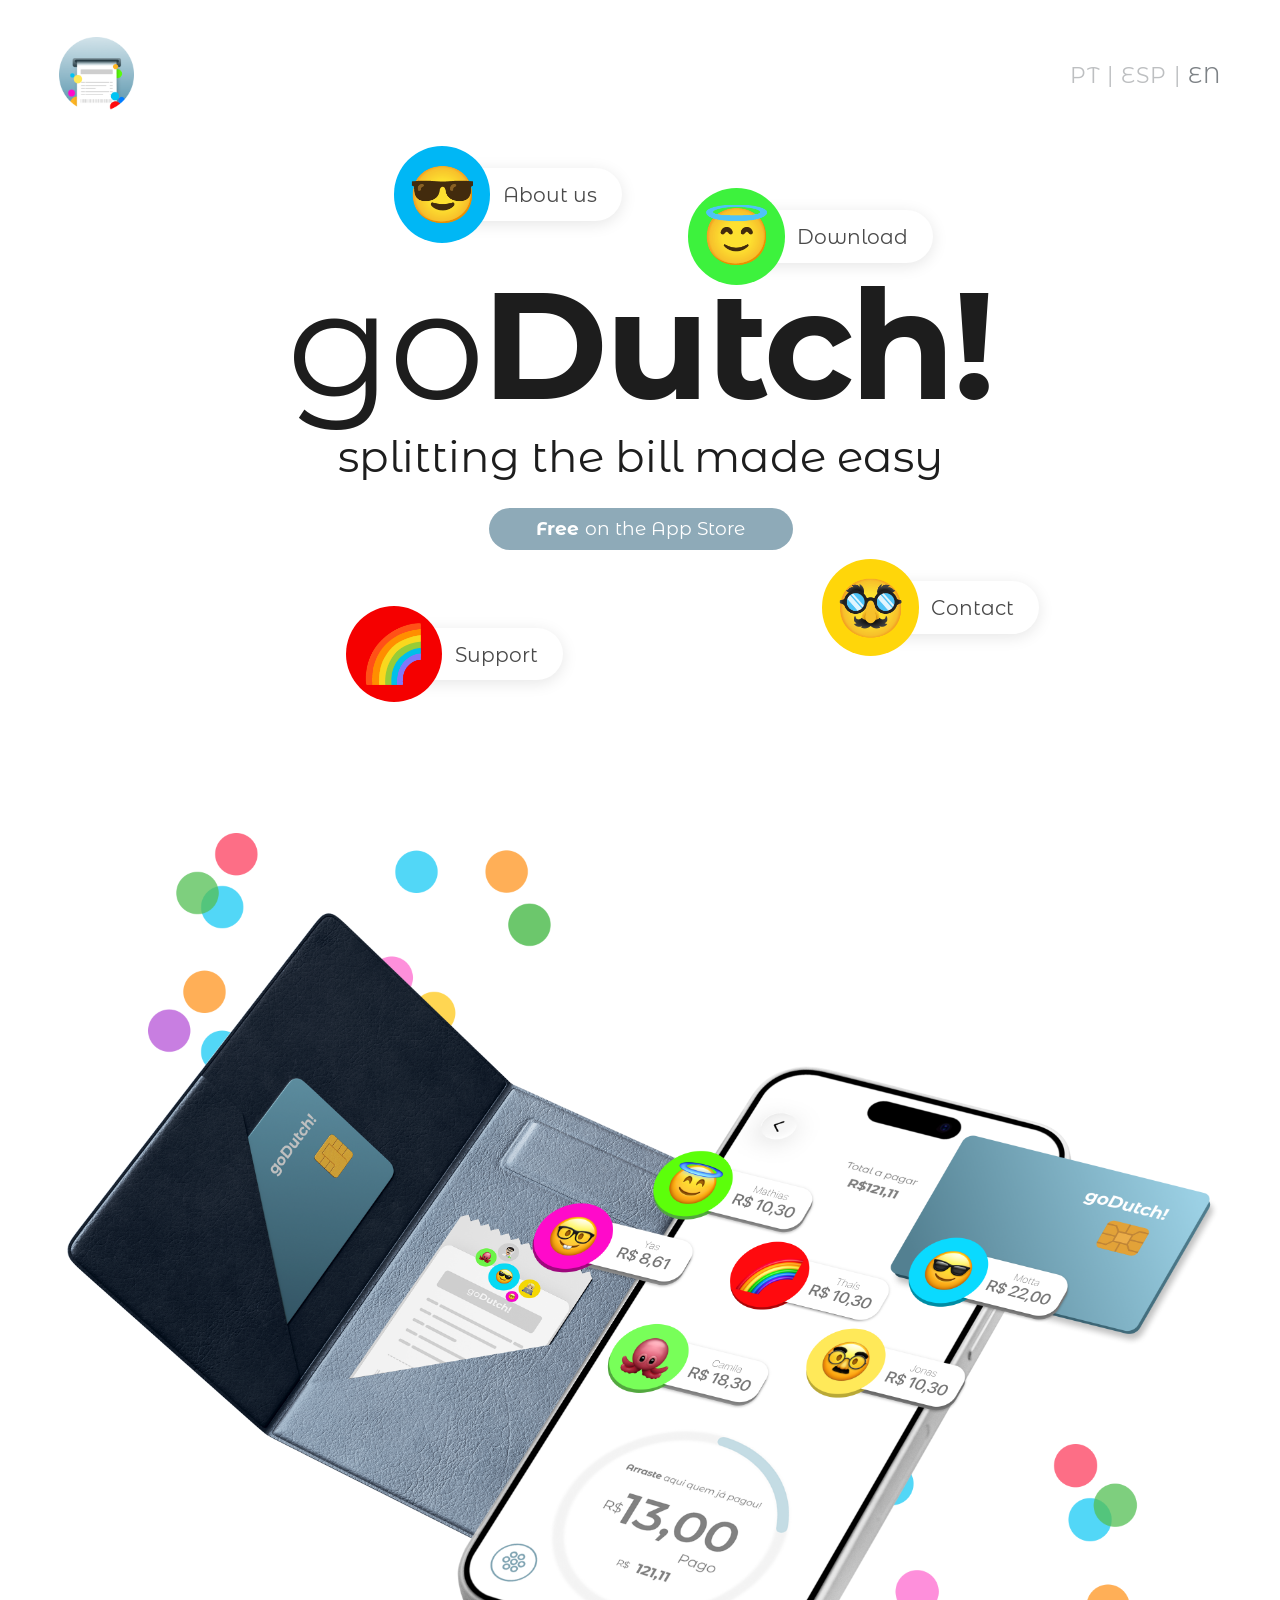
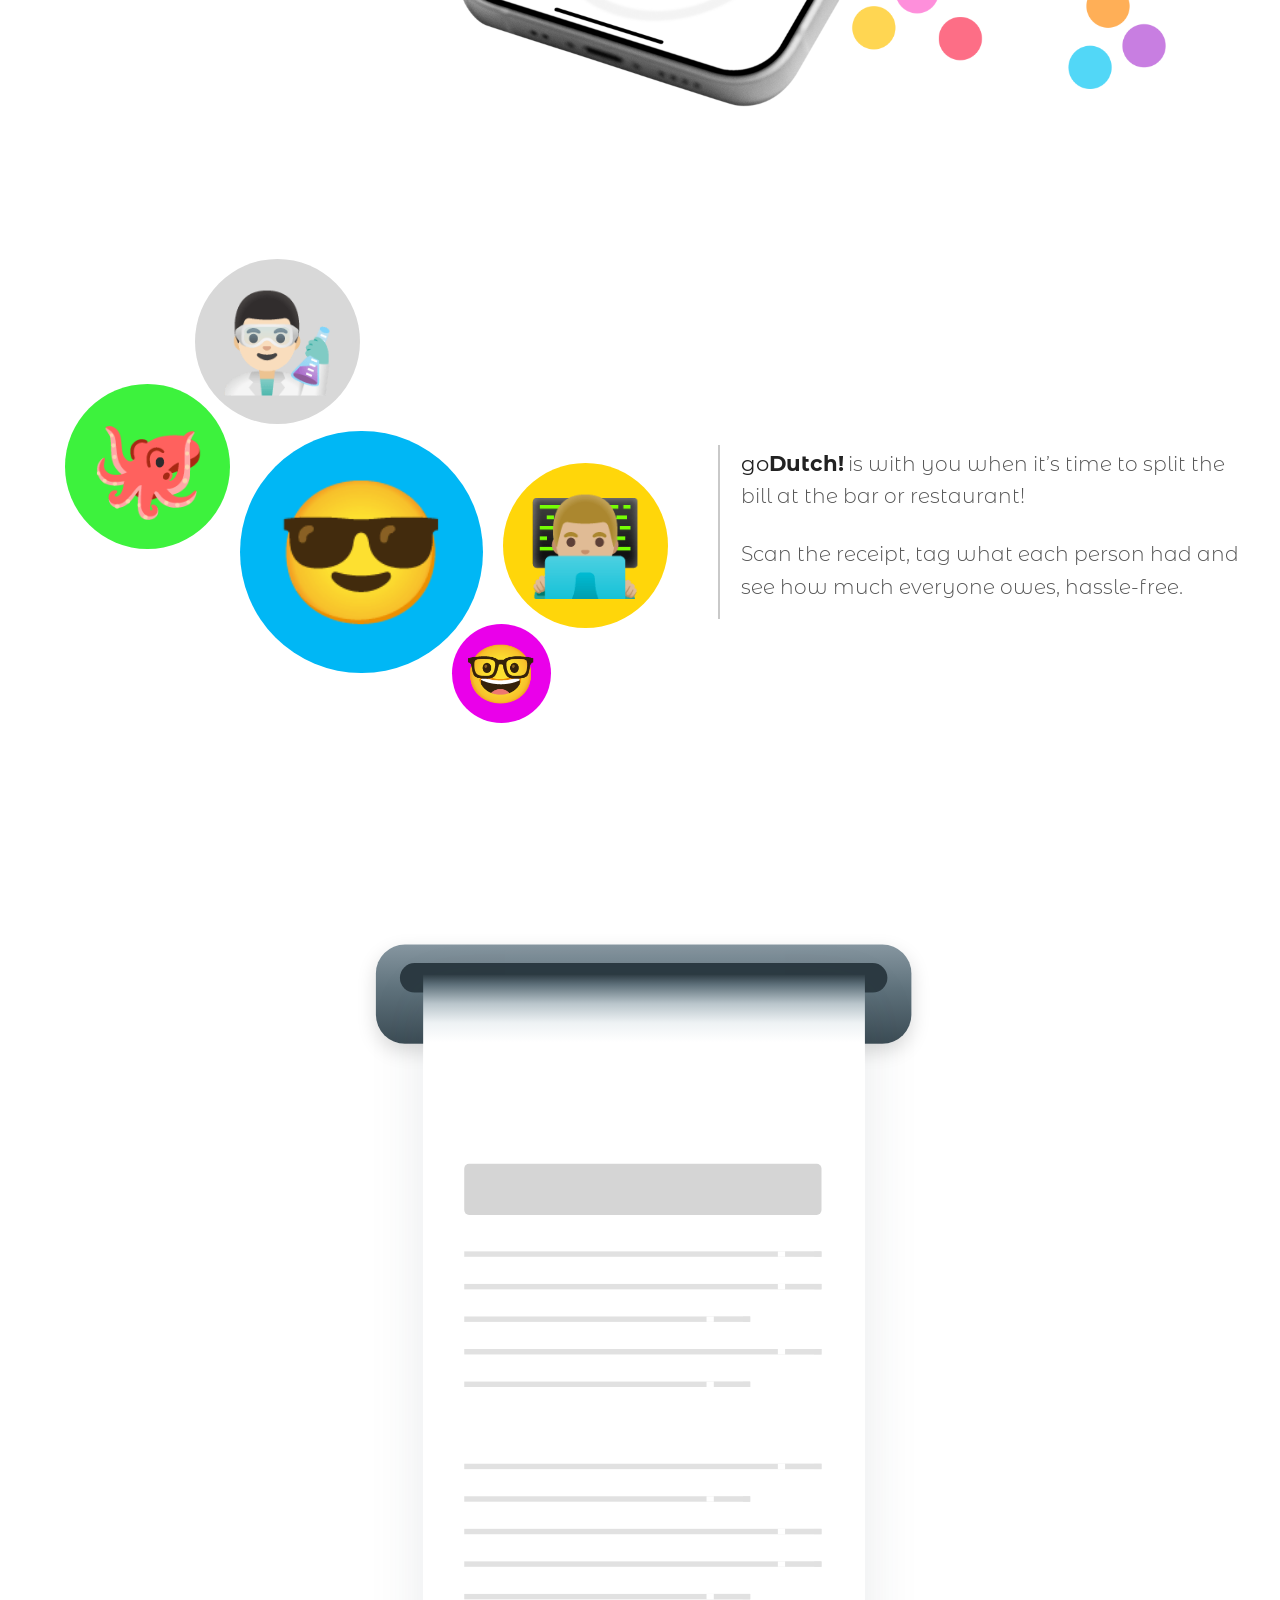
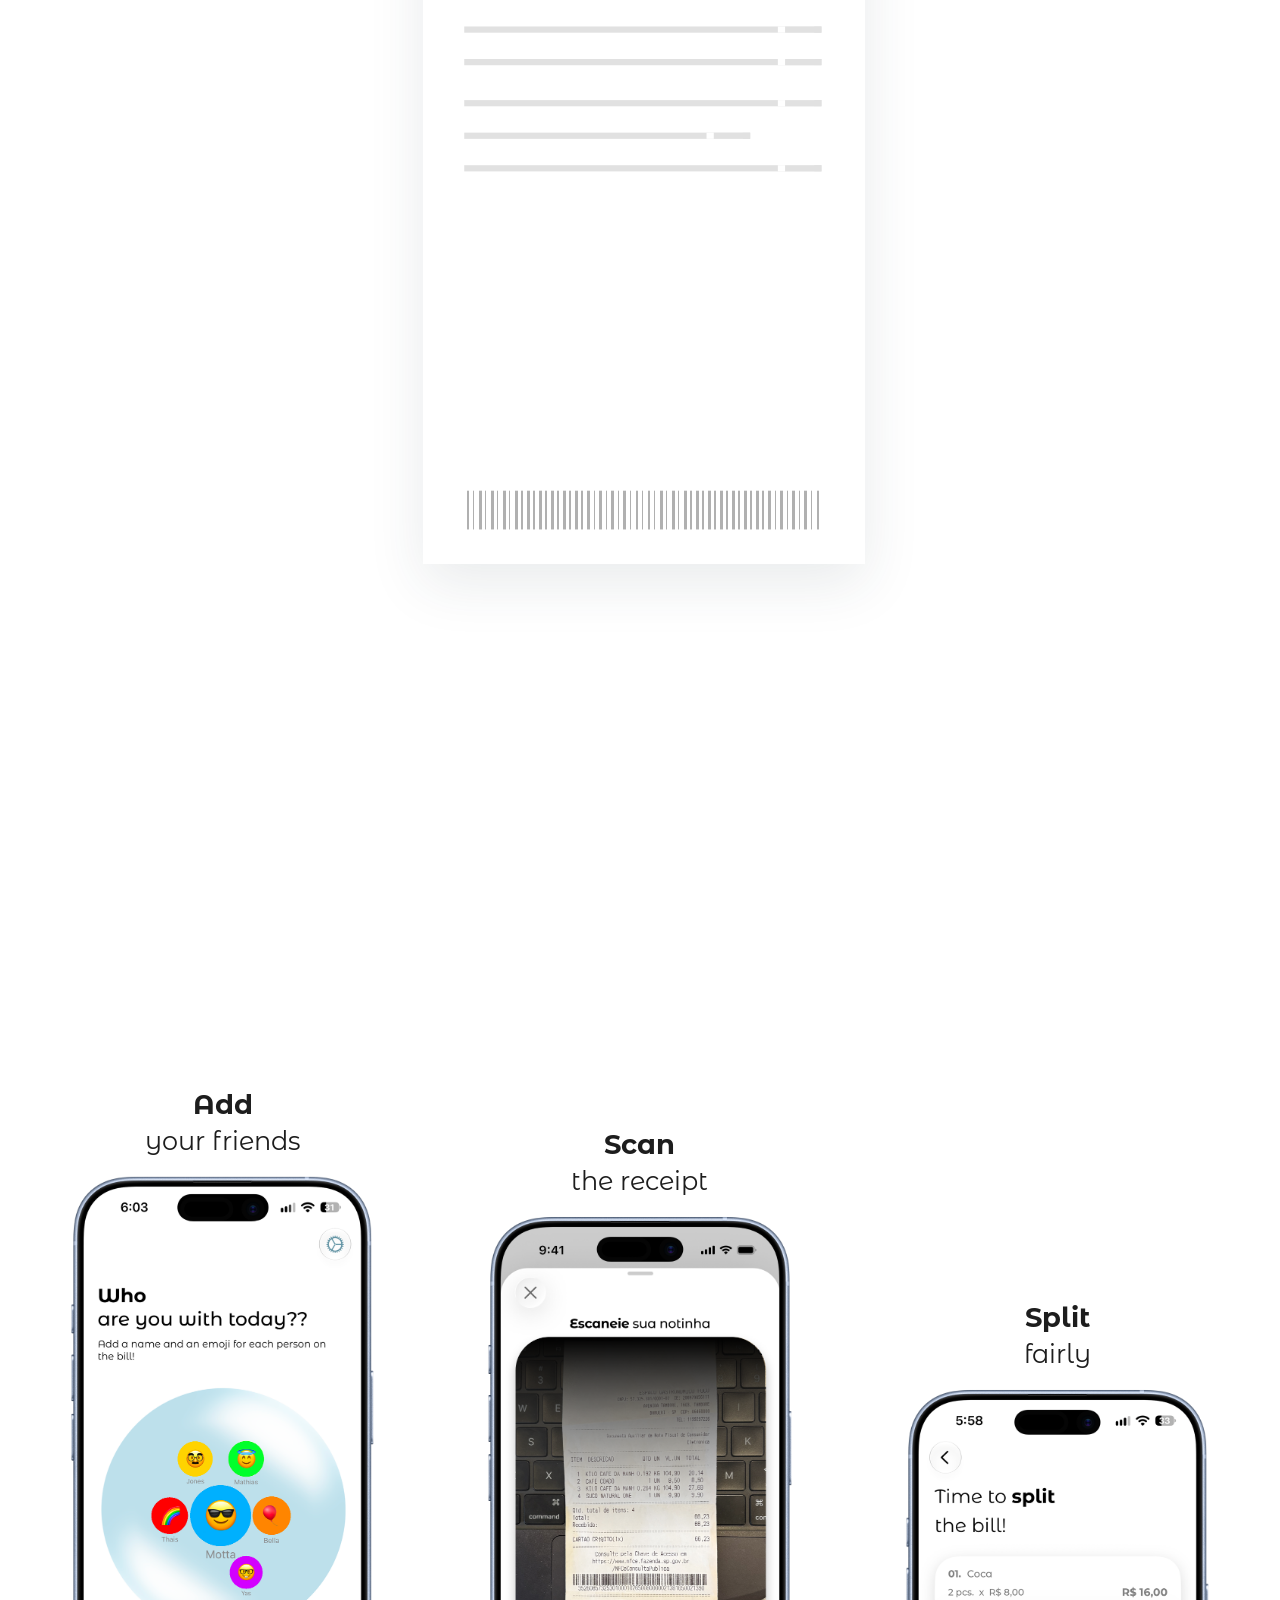
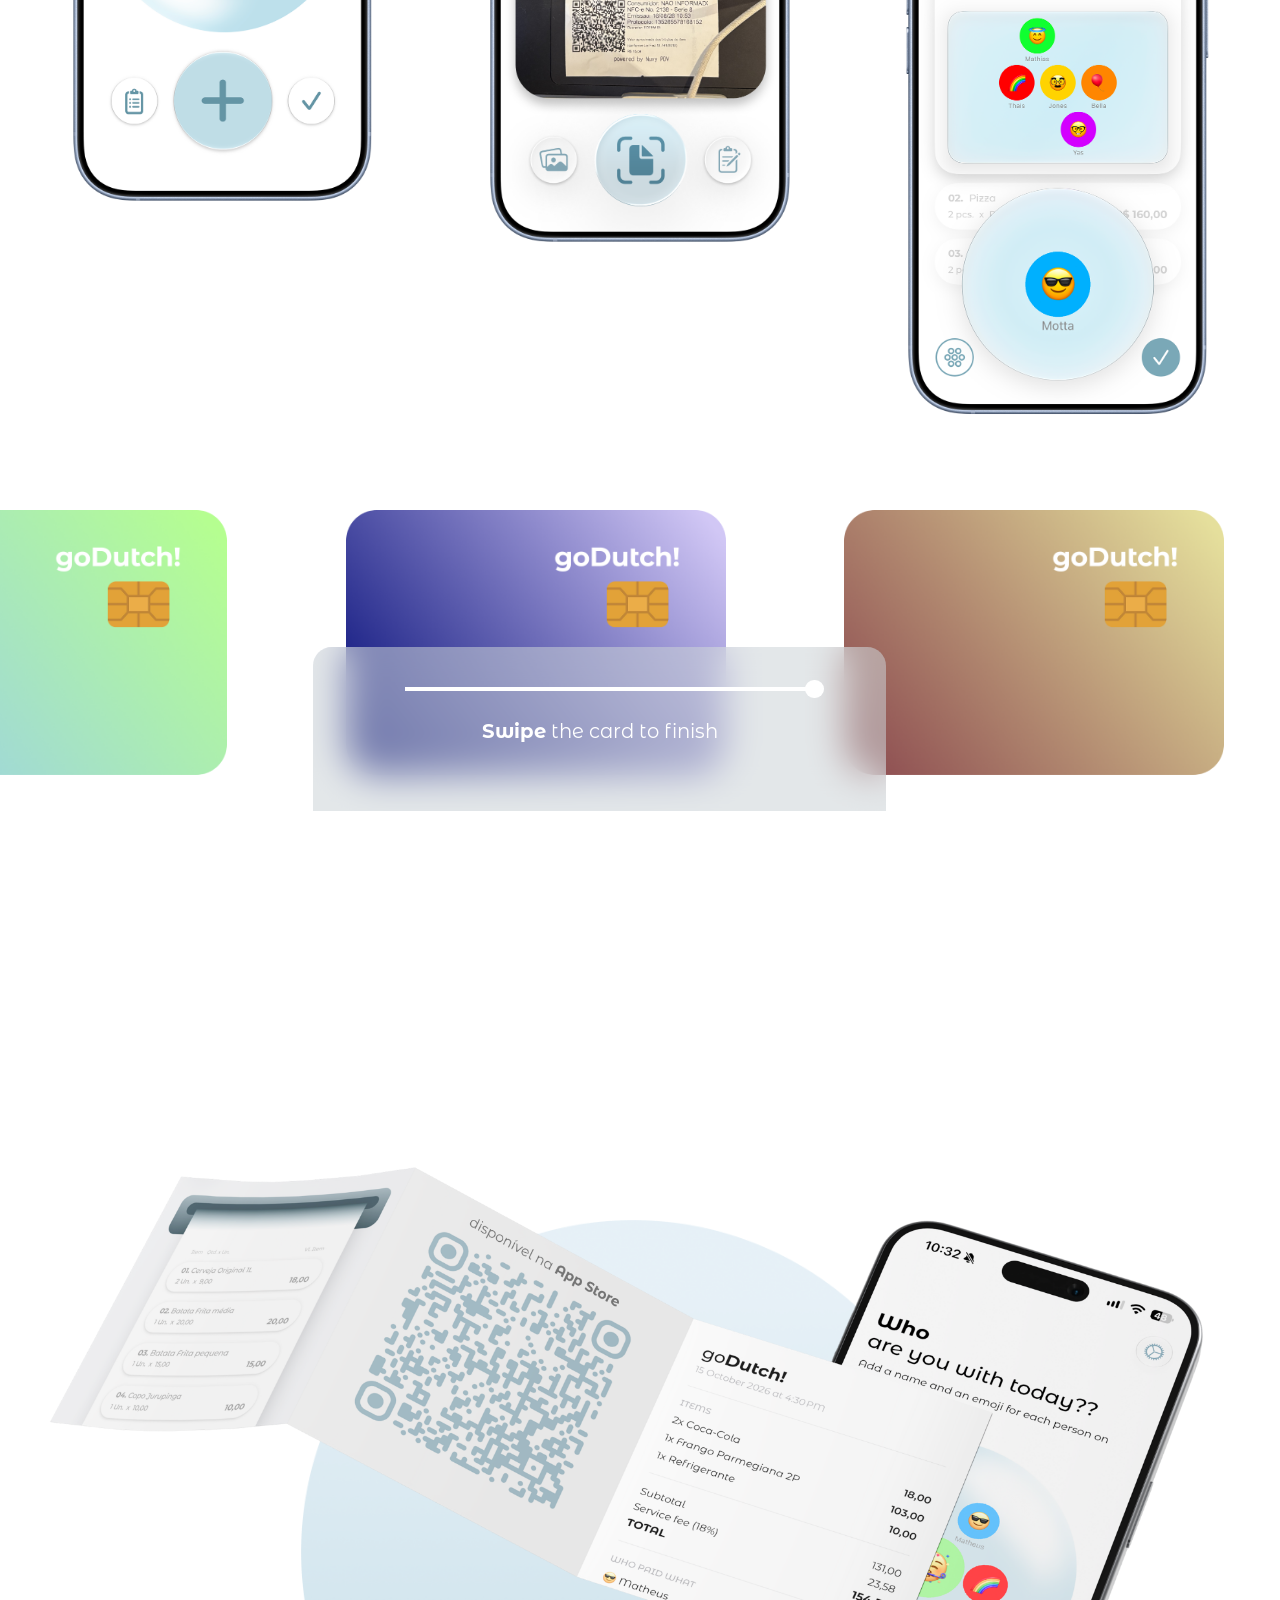
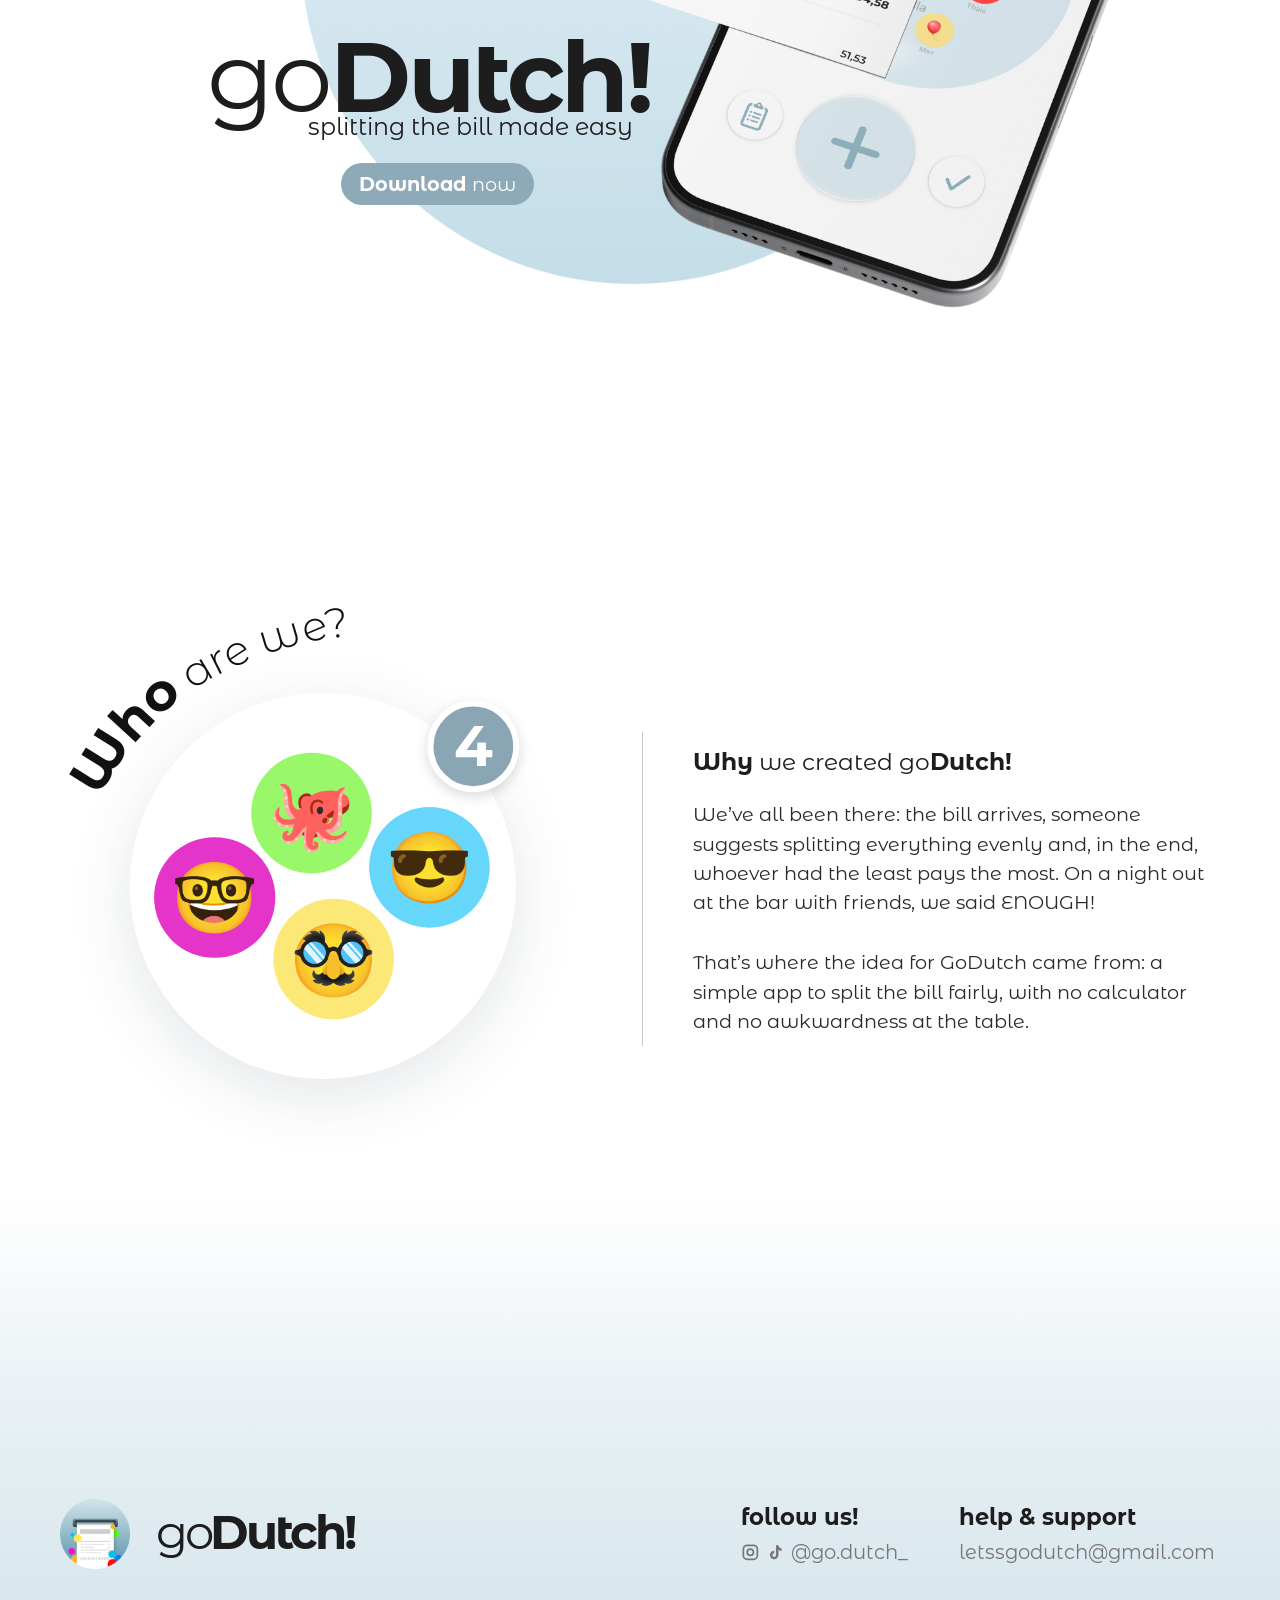
<file: index.html>
<!DOCTYPE html>
<html lang="pt-BR">
<head>
<meta charset="UTF-8">
<meta name="viewport" content="width=device-width, initial-scale=1">
<title>goDutch! – rachar a conta fácil</title>
<link rel="preconnect" href="https://fonts.googleapis.com">
<link rel="preconnect" href="https://fonts.gstatic.com" crossorigin>
<link href="https://fonts.googleapis.com/css2?family=Montserrat+Alternates:wght@300;400;500;600;700&display=swap" rel="stylesheet">
<link rel="icon" type="image/png" href="assets/iconApp.png?v=2">
<link rel="apple-touch-icon" href="assets/iconApp.png?v=2">
<link rel="stylesheet" href="landingpage.css">
<script>
  // liga as animações antes da página aparecer (evita os balões "piscarem" no lugar final)
  if (!window.matchMedia('(prefers-reduced-motion: reduce)').matches) document.documentElement.classList.add('anim');
</script>
</head>
<body>
<div class="page">

  <!-- 1. HERO -->
  <section class="sec hero">
    <img class="icone" src="assets/iconApp.png" alt="goDutch!">
    <nav class="lang"><a href="#" data-lang="pt">PT</a> | <a href="#" data-lang="es">ESP</a> | <a href="#" data-lang="en">EN</a></nav>

    <nav class="menu">
      <a href="#quem">
        <span class="pill" style="--x:72;--y:145;--ate:178;--dx:142;--dy:62.5;--date:192" data-i18n="menuSobre">Sobre nós</span>
        <span class="em" style="--x:72;--y:145;--r:30;background:var(--azul);--dx:142;--dy:62.5;--dr:15.5">😎</span>
      </a>
      <a class="js-appstore" href="#" target="_blank" rel="noopener">
        <span class="pill" style="--x:253;--y:170;--ate:355;--dx:236.5;--dy:76;--date:286.5" data-i18n="menuDownload">Download</span>
        <span class="em" style="--x:253;--y:170;--r:30;background:var(--verde);--dx:236.5;--dy:76;--dr:15.5">😇</span>
      </a>
      <a class="js-email" href="mailto:letssgodutch@gmail.com">
        <span class="pill" style="--x:250;--y:348;--ate:348;--dx:279.5;--dy:195;--date:329.5" data-i18n="menuContato">Contato</span>
        <span class="em" style="--x:250;--y:348;--r:30;background:var(--amarelo);--dx:279.5;--dy:195;--dr:15.5">🥸</span>
      </a>
      <a class="js-notion-suporte" href="#" target="_blank" rel="noopener">
        <span class="pill" style="--x:76;--y:374;--ate:173;--dx:126.5;--dy:210;--date:176" data-i18n="menuSuporte">Suporte</span>
        <span class="em" style="--x:76;--y:374;--r:30;background:var(--vermelho);--dx:126.5;--dy:210;--dr:15.5">🌈</span>
      </a>
    </nav>

    <h1 class="logo">go<b>Dutch!</b></h1>
    <p class="slogan" data-i18n="slogan">rachar a conta fácil</p>
    <a class="btn js-appstore" href="#" target="_blank" rel="noopener" data-i18n="btnApp"><b>Grátis</b> na App Store</a>
  </section>

  <!-- 2. CARTEIRA + CONFETES -->
  <section class="sec carteira">
    <img class="confete c1 sobe" style="--ordem:0" src="assets/Group%206074.png" alt="">
    <img class="confete c2 sobe" style="--ordem:2" src="assets/Group%206075.png" alt="">
    <img class="mock sobe" style="--ordem:1" src="assets/mockupAberto.png" alt="Carteira aberta com cartão goDutch! e celular mostrando quanto cada um pagou">
  </section>

  <!-- 3. INTRO -->
  <section class="sec intro" id="sobre">
    <div class="intro-txt">
    <h2 class="logo">go<b>Dutch!</b></h2>
    <p class="sub" data-i18n="introSub">está com você na hora de dividir a conta do bar ou restaurante!</p>
    <p class="como" data-i18n="introComo"><b>Escaneie</b> a nota, <b>marque</b> o que cada pessoa consumiu e <b>veja</b> quanto cada um deve pagar, sem complicações.</p>
    </div>
    <span class="em" style="--x:148;--y:158;--r:40;background:var(--cinza);--dx:89;--dy:63.5;--dr:26.5">👨🏻‍🔬</span>
    <span class="em" style="--x:84;--y:219;--r:40;background:var(--verde);--dx:47.5;--dy:103.5;--dr:26.5">🐙</span>
    <span class="em" style="--x:188;--y:259;--r:60;background:var(--azul);--dx:116;--dy:131;--dr:39">😎</span>
    <span class="em" style="--x:298;--y:258;--r:40;background:var(--amarelo);--dx:188;--dy:129;--dr:26.5">👨🏼‍💻</span>
    <span class="em" style="--x:257;--y:318;--r:24;background:var(--rosa);--dx:161;--dy:170;--dr:16">🤓</span>
  </section>

  <!-- 4. NOTINHA -->
  <section class="sec notinha">
    <div class="fenda"></div>
    <div class="papel">
      <div class="barra"></div>
      <div class="linhas l1"><i></i><i></i><i class="c"></i><i></i><i class="c"></i></div>
      <div class="linhas l2"><i></i><i class="c"></i><i></i><i></i><i class="c"></i><i></i><i></i></div>
      <div class="linhas l3"><i></i><i class="c"></i><i></i></div>
      <div class="codigo"></div>
    </div>
    <!-- bolinhas (atras = passa por trás do papel) -->
    <span class="dot"       style="--x:279;--y:109;--r:11;background:#ffa31a"></span>
    <span class="dot atras" style="--x:290;--y:140;--r:20;background:#4be63c"></span>
    <span class="dot"       style="--x:87; --y:148;--r:9; background:#1ab8f0"></span>
    <span class="dot"       style="--x:112;--y:164;--r:18;background:#ffe14d"></span>
    <span class="dot"       style="--x:84; --y:226;--r:15;background:#ea1fd0"></span>
    <span class="dot atras" style="--x:100;--y:272;--r:25;background:#ffa31a"></span>
    <span class="dot"       style="--x:277;--y:240;--r:18;background:#1fc3f5"></span>
    <span class="dot"       style="--x:306;--y:259;--r:15;background:#1b75e8"></span>
    <span class="dot"       style="--x:279;--y:287;--r:24;background:#f20d0d"></span>
    <span class="dot atras" style="--x:95; --y:410;--r:11;background:#1fc3f5"></span>
    <span class="dot"       style="--x:107;--y:440;--r:20;background:#5af01e"></span>
    <span class="dot"       style="--x:286;--y:435;--r:11;background:#ffe14d"></span>
    <span class="dot atras" style="--x:295;--y:475;--r:25;background:#ea1fd0"></span>
  </section>

  <!-- 5. COMO FUNCIONA -->
  <section class="sec passos">
    <div class="trilho" id="trilho">
      <div class="passo">
        <h3 data-i18n="passoDivida">Divida<span>justamente</span></h3>
        <img src="assets/mockup1.png" alt="Tela para dividir a conta">
      </div>
      <div class="passo ativo">
        <h3 data-i18n="passoAdicione">Adicione<span>seus amigos</span></h3>
        <img src="assets/mockup3.png" alt="Tela para adicionar amigos">
      </div>
      <div class="passo">
        <h3 data-i18n="passoEscaneie">Escaneie<span>a notinha</span></h3>
        <img src="assets/mockup2.png" alt="Tela para escanear a nota">
      </div>
    </div>
  </section>

  <!-- 6. CARTÕES -->
  <section class="sec cartoes">
    <!-- carrossel infinito: a 2ª metade repete a 1ª para o loop não ter emenda -->
    <div class="cartoes-trilho">
      <div class="cartoes-faixa">
        <!-- ordem pensada pra cores parecidas não ficarem lado a lado -->
        <img src="assets/cartaoVerde.png" alt="Cartão goDutch! verde">
        <img src="assets/cartaoIndigo.png" alt="Cartão goDutch! índigo">
        <img src="assets/cartaoDourado.png" alt="Cartão goDutch! dourado">
        <img src="assets/cartaoAzul.png" alt="Cartão goDutch! azul">
        <img src="assets/cartaoVermelho.png" alt="Cartão goDutch! vermelho">
        <img src="assets/cartaoLilas.png" alt="Cartão goDutch! lilás">
        <img src="assets/cartaoEsmeralda.png" alt="Cartão goDutch! esmeralda">
        <img src="assets/cartaoRosa.png" alt="Cartão goDutch! roxo">
        <!-- cópia -->
        <img src="assets/cartaoVerde.png" alt="" aria-hidden="true">
        <img src="assets/cartaoIndigo.png" alt="" aria-hidden="true">
        <img src="assets/cartaoDourado.png" alt="" aria-hidden="true">
        <img src="assets/cartaoAzul.png" alt="" aria-hidden="true">
        <img src="assets/cartaoVermelho.png" alt="" aria-hidden="true">
        <img src="assets/cartaoLilas.png" alt="" aria-hidden="true">
        <img src="assets/cartaoEsmeralda.png" alt="" aria-hidden="true">
        <img src="assets/cartaoRosa.png" alt="" aria-hidden="true">
      </div>
    </div>
    <div class="arraste">
      <div class="trilha"></div>
      <p data-i18n="arraste"><b>Arraste</b> o cartão para finalizar</p>
    </div>
  </section>

  <!-- 7. DOWNLOAD -->
  <section class="sec download" id="download">
    <img class="circulo" src="assets/circulo.png" alt="">
    <img class="mock" src="assets/notinhaSaindo.png" alt="QR code para baixar o goDutch! na App Store">
    <p class="logo">go<b>Dutch!</b></p>
    <p class="slogan" data-i18n="slogan">rachar a conta fácil</p>
    <a class="btn btn-gratis js-appstore" href="#" target="_blank" rel="noopener" data-i18n="btnApp"><b>Grátis</b> na App Store</a>
    <a class="btn btn-baixe js-appstore" href="#" target="_blank" rel="noopener" data-i18n="btnBaixe"><b>Baixe</b> agora</a>
  </section>

  <!-- 8. POR QUE -->
  <section class="sec porque">
    <h3 data-i18n="porqueTitulo"><b>Por que</b> criamos o go<b>Dutch!</b></h3>
    <p class="p1" data-i18n="porque1">Todo mundo já viveu aquela hora que a conta chega, alguém sugere dividir tudo igual e, no fim, quem consumiu menos paga mais. Numa ida ao bar com os amigos, dissemos CHEGA!</p>
    <p class="p2" data-i18n="porque2">Foi daí que veio a ideia do GoDutch, um app simples para dividir a conta de forma justa, sem calculadora e sem desconforto na mesa.</p>
  </section>

  <div class="fundo-rodape"></div>

  <!-- 9. QUEM SOMOS -->
  <section class="sec quem" id="quem">
    <div class="quem-roda">
    <div class="roda"></div>
    <span class="n4">4</span>
    <span class="em" style="--x:189.5;--y:95;--r:29;background:#98f86a">🐙</span>
    <span class="em" style="--x:143;--y:135.5;--r:29;background:#e434c9">🤓</span>
    <span class="em" style="--x:246;--y:121;--r:29;background:#66d7fb">😎</span>
    <span class="em" style="--x:200;--y:165;--r:29;background:#fbe877">🥸</span>
    <svg class="quem-titulo" viewBox="0 0 390 130" aria-label="Quem somos?">
      <path id="arco" d="M88,88 C102,58 128,34 160,22 S215,8 245,9 S285,12 300,14" fill="none"/>
      <text><textPath href="#arco"><tspan class="q1" data-i18n="quem1">Quem</tspan><tspan class="q2" data-i18n="quem2"> somos?</tspan></textPath></text>
    </svg>
    </div>

    <div class="time">
      <div class="membro">
        <div class="pill" style="--x:172;--y:268;--ate:295;--dx:157.4;--dy:184.8;--date:238.4"><small>Thaís · Developer</small><span>@tatacanguçu</span></div>
        <span class="em" style="--x:172;--y:268;--r:24;background:var(--verde);--dx:157.4;--dy:184.8;--dr:15.5">🐙</span>
      </div>
      <div class="membro">
        <div class="pill" style="--x:48;--y:322;--ate:170;--dx:29.4;--dy:221.2;--date:109.4"><small>Camila · Developer</small><span>@cparolin_</span></div>
        <span class="em" style="--x:48;--y:322;--r:24;background:var(--amarelo);--dx:29.4;--dy:221.2;--dr:15.5">🥸</span>
      </div>
      <div class="membro">
        <div class="pill" style="--x:254;--y:322;--ate:376;--dx:244.6;--dy:223.8;--date:324.1"><small>Yasmin · Developer</small><span>@y.mendss</span></div>
        <span class="em" style="--x:254;--y:322;--r:24;background:var(--rosa);--dx:244.6;--dy:223.8;--dr:15.5">🤓</span>
      </div>
      <div class="membro">
        <div class="pill" style="--x:118;--y:377;--ate:242;--dx:111.3;--dy:277.7;--date:191.8"><small>Matheus · Designer</small><span>@matheusmotta_</span></div>
        <span class="em" style="--x:118;--y:377;--r:24;background:var(--azul);--dx:111.3;--dy:277.7;--dr:15.5">😎</span>
      </div>
    </div>
  </section>

  <!-- 10. RODAPÉ -->
  <footer class="sec rodape" id="contato">
    <img class="icone" src="assets/iconApp.png" alt="">
    <span class="logo">go<b>Dutch!</b></span>
    <h4 class="col1" data-i18n="segue">segue aí!</h4>
    <p class="col1">
      <a class="js-instagram" href="#" target="_blank" rel="noopener" aria-label="Instagram"><svg viewBox="0 0 24 24" fill="none" stroke="#777" stroke-width="2.2"><rect x="3" y="3" width="18" height="18" rx="5"/><circle cx="12" cy="12" r="4"/></svg></a>
      <a class="js-tiktok" href="#" target="_blank" rel="noopener" aria-label="TikTok"><svg viewBox="0 0 24 24" fill="#777"><path d="M16 3c.3 2.2 1.8 3.9 4 4.1v3.2c-1.5 0-2.9-.4-4-1.2v6.4A5.5 5.5 0 1 1 10.5 10v3.3a2.3 2.3 0 1 0 2.3 2.3V3H16z"/></svg></a>
      <a class="js-instagram" href="#" target="_blank" rel="noopener">@go.dutch_</a>
    </p>
    <h4 class="col2" data-i18n="ajuda">ajuda &amp; suporte</h4>
    <p class="col2"><a class="js-email" href="mailto:letssgodutch@gmail.com">letssgodutch@gmail.com</a></p>
  </footer>

</div>

<script>
  /* =========================================================
     LINKS — troque aqui quando tiver os endereços certos
     ========================================================= */
  var LINKS = {
    appStore:  'https://apps.apple.com/br/app/godutch/id6807981022',

    // e-mail (balão "Contato" e rodapé)
    email: 'letssgodutch@gmail.com',

    // página de suporte no Notion (balão "Suporte")
    notionSuporte:  'https://app.notion.com/p/goDutch-Suporte-2c795313e3b48397bc20012de72bafef?source=copy_link',

    instagram: 'https://www.instagram.com/go.dutch_/',
    tiktok:    'https://www.tiktok.com/@go.dutch_'
  };

  /* =========================================================
     TEXTOS EM PT / ES / EN
     ========================================================= */
  var TEXTOS = {
    pt: {
      menuSobre:'Sobre nós', menuDownload:'Download', menuContato:'Contato', menuSuporte:'Suporte',
      slogan:'rachar a conta fácil',
      btnApp:'<b>Grátis</b> na App Store', btnBaixe:'<b>Baixe</b> agora',
      introSub:'está com você na hora de dividir a conta do bar ou restaurante!',
      introComo:'<b>Escaneie</b> a nota, <b>marque</b> o que cada pessoa consumiu e <b>veja</b> quanto cada um deve pagar, sem complicações.',
      passoAdicione:'Adicione<span>seus amigos</span>',
      passoEscaneie:'Escaneie<span>a notinha</span>',
      passoDivida:'Divida<span>justamente</span>',
      arraste:'<b>Arraste</b> o cartão para finalizar',
      porqueTitulo:'<b>Por que</b> criamos o go<b>Dutch!</b>',
      porque1:'Todo mundo já viveu aquela hora que a conta chega, alguém sugere dividir tudo igual e, no fim, quem consumiu menos paga mais. Numa ida ao bar com os amigos, dissemos CHEGA!',
      porque2:'Foi daí que veio a ideia do GoDutch, um app simples para dividir a conta de forma justa, sem calculadora e sem desconforto na mesa.',
      quem1:'Quem', quem2:' somos?',
      segue:'segue aí!', ajuda:'ajuda &amp; suporte'
    },
    es: {
      menuSobre:'Sobre nosotros', menuDownload:'Descargar', menuContato:'Contacto', menuSuporte:'Soporte',
      slogan:'dividir la cuenta fácil',
      btnApp:'<b>Gratis</b> en la App Store', btnBaixe:'<b>Descárgala</b> ahora',
      introSub:'¡está contigo a la hora de dividir la cuenta del bar o restaurante!',
      introComo:'<b>Escanea</b> el ticket, <b>marca</b> lo que consumió cada persona y <b>mira</b> cuánto debe pagar cada uno, sin complicaciones.',
      passoAdicione:'Agrega<span>a tus amigos</span>',
      passoEscaneie:'Escanea<span>el ticket</span>',
      passoDivida:'Divide<span>con justicia</span>',
      arraste:'<b>Desliza</b> la tarjeta para finalizar',
      porqueTitulo:'<b>Por qué</b> creamos go<b>Dutch!</b>',
      porque1:'Todos hemos vivido ese momento: llega la cuenta, alguien sugiere dividir todo por igual y, al final, quien consumió menos paga más. En una salida al bar con amigos, dijimos ¡BASTA!',
      porque2:'De ahí nació la idea de GoDutch, una app sencilla para dividir la cuenta de forma justa, sin calculadora y sin incomodidad en la mesa.',
      quem1:'¿Quiénes', quem2:' somos?',
      segue:'¡síguenos!', ajuda:'ayuda y soporte'
    },
    en: {
      menuSobre:'About us', menuDownload:'Download', menuContato:'Contact', menuSuporte:'Support',
      slogan:'splitting the bill made easy',
      btnApp:'<b>Free</b> on the App Store', btnBaixe:'<b>Download</b> now',
      introSub:'is with you when it’s time to split the bill at the bar or restaurant!',
      introComo:'<b>Scan</b> the receipt, <b>tag</b> what each person had and <b>see</b> how much everyone owes, hassle-free.',
      passoAdicione:'Add<span>your friends</span>',
      passoEscaneie:'Scan<span>the receipt</span>',
      passoDivida:'Split<span>fairly</span>',
      arraste:'<b>Swipe</b> the card to finish',
      porqueTitulo:'<b>Why</b> we created go<b>Dutch!</b>',
      porque1:'We’ve all been there: the bill arrives, someone suggests splitting everything evenly and, in the end, whoever had the least pays the most. On a night out at the bar with friends, we said ENOUGH!',
      porque2:'That’s where the idea for GoDutch came from: a simple app to split the bill fairly, with no calculator and no awkwardness at the table.',
      quem1:'Who', quem2:' are we?',
      segue:'follow us!', ajuda:'help &amp; support'
    }
  };
  var HTML_LANG = { pt:'pt-BR', es:'es', en:'en' };

  function trocarIdioma(lang){
    if (!TEXTOS[lang]) lang = 'pt';
    var t = TEXTOS[lang];
    document.querySelectorAll('[data-i18n]').forEach(function(el){
      var k = el.getAttribute('data-i18n');
      if (t[k] !== undefined) el.innerHTML = t[k];
    });
    document.documentElement.lang = HTML_LANG[lang];
    document.querySelectorAll('.lang a').forEach(function(a){
      a.classList.toggle('ativo', a.getAttribute('data-lang') === lang);
    });
    try { localStorage.setItem('godutch-idioma', lang); } catch(e) {}
  }

  document.querySelectorAll('.lang a').forEach(function(a){
    a.addEventListener('click', function(e){ e.preventDefault(); trocarIdioma(a.getAttribute('data-lang')); });
  });

  // idioma inicial: o último escolhido, ou o do navegador, ou PT
  (function(){
    var salvo = null;
    try { salvo = localStorage.getItem('godutch-idioma'); } catch(e) {}
    var nav = (navigator.language || 'pt').slice(0,2).toLowerCase();
    trocarIdioma(salvo || (TEXTOS[nav] ? nav : 'pt'));
  })();

  /* =========================================================
     LINKS (App Store e redes)
     ========================================================= */
  // enquanto um link estiver como '#', o botão não abre nada
  function ligar(classe, url){
    document.querySelectorAll(classe).forEach(function(a){
      if (url && url !== '#') { a.href = url; }
      else { a.removeAttribute('target'); a.addEventListener('click', function(e){ e.preventDefault(); }); }
    });
  }
  ligar('.js-appstore',       LINKS.appStore);
  ligar('.js-instagram',      LINKS.instagram);
  ligar('.js-tiktok',         LINKS.tiktok);
  document.querySelectorAll('.js-email').forEach(function(a){ a.href = 'mailto:' + LINKS.email; });
  ligar('.js-notion-suporte',  LINKS.notionSuporte);

  /* =========================================================
     LINKS INTERNOS (ex.: "Sobre nós" → "Quem somos?")
     rola até a seção, mesmo quando ela fica no fim da página
     ========================================================= */
  document.querySelectorAll('a[href^="#"]:not([href="#"])').forEach(function(a){
    a.addEventListener('click', function(e){
      var alvo = document.querySelector(a.getAttribute('href'));
      if (!alvo) return;
      e.preventDefault();
      var y = alvo.getBoundingClientRect().top + window.pageYOffset - 20;
      window.scrollTo({ top: y, behavior: 'smooth' });
    });
  });

  /* =========================================================
     ANIMAÇÃO 1 — balões do topo saem do meio (de trás do logo)
     e vão até a posição final
     ========================================================= */
  (function(){
    if (!document.documentElement.classList.contains('anim')) return;
    var logo = document.querySelector('.hero .logo');
    var baloes = document.querySelectorAll('.menu a');
    function preparar(){
      var l = logo.getBoundingClientRect();
      var cx = l.left + l.width / 2, cy = l.top + l.height / 2;
      baloes.forEach(function(a){
        var e = a.querySelector('.em').getBoundingClientRect();
        a.style.setProperty('--ox', (cx - (e.left + e.width / 2)) + 'px');
        a.style.setProperty('--oy', (cy - (e.top + e.height / 2)) + 'px');
      });
    }
    preparar();
    // espera 2 quadros pra posição inicial "pegar", depois solta todos os balões juntos
    requestAnimationFrame(function(){ requestAnimationFrame(function(){
      baloes.forEach(function(a){
        a.style.setProperty('--atraso', '0.4s');
        a.classList.add('saiu');
      });
    }); });
  })();

  /* =========================================================
     ANIMAÇÃO 2 — ao rolar a página, os elementos com a classe
     "sobe" sobem em cadeia até a posição final
     (a ordem vem de --ordem no HTML: 0, 1, 2...)
     ========================================================= */
  (function(){
    if (!document.documentElement.classList.contains('anim')) return;
    var els = document.querySelectorAll('.sobe');
    if (!('IntersectionObserver' in window)) { els.forEach(function(e){ e.classList.add('visivel'); }); return; }
    // só começa a vigiar DEPOIS que o usuário rolar a página pela 1ª vez
    // (assim nada sobe sozinho quando a página abre)
    function ligarObservadores(){
      document.querySelectorAll('.sec').forEach(function(sec){
        var filhos = sec.querySelectorAll('.sobe');
        if (!filhos.length) return;
        var o = new IntersectionObserver(function(en){
          if (en[0].isIntersecting){ filhos.forEach(function(f){ f.classList.add('visivel'); }); o.disconnect(); }
        }, { rootMargin: '0px 0px -20% 0px' });
        o.observe(sec);
      });
    }
    function aoRolar(){
      if (window.pageYOffset < 30) return;   // ignora mexidinhas mínimas
      window.removeEventListener('scroll', aoRolar);
      ligarObservadores();
    }
    window.addEventListener('scroll', aoRolar, { passive:true });
  })();

  /* =========================================================
     ANIMAÇÃO 2b — celular: carteira, celular e confetes sobem JUNTO com a rolagem
     (no celular a carteira já aparece na tela ao abrir, então a subida "de uma vez"
     passava rápido demais e não dava pra ver). Desce de volta se rolar pra cima.
     ========================================================= */
  (function(){
    if (!document.documentElement.classList.contains('anim')) return;
    var mq = window.matchMedia('(max-width: 767px)');
    var els = Array.prototype.slice.call(document.querySelectorAll('.carteira .sobe'));
    var atual = els.map(function(){ return 0; }), rodando = false;
    function alvos(){
      var h = window.innerHeight, y = window.pageYOffset;
      return els.map(function(el){
        var o = parseFloat(el.style.getPropertyValue('--ordem')) || 0;
        // cada um começa um pouco depois do outro (em cadeia) e completa em ~45% da tela rolada
        var p = (y - o * h * 0.08) / (h * 0.45);
        p = Math.max(0, Math.min(1, p));
        return 1 - Math.pow(1 - p, 2);              // sai rápido e chega devagar
      });
    }
    function quadro(){
      var a = alvos(), mexeu = false;
      els.forEach(function(el, i){
        atual[i] += (a[i] - atual[i]) * 0.15;
        if (Math.abs(a[i] - atual[i]) < 0.002) atual[i] = a[i]; else mexeu = true;
        el.style.setProperty('--q', atual[i].toFixed(3));
      });
      if (mexeu) requestAnimationFrame(quadro); else rodando = false;
    }
    function pedir(){
      if (!mq.matches) return;
      document.documentElement.classList.add('sobe-rolagem');
      if (!rodando){ rodando = true; requestAnimationFrame(quadro); }
    }
    window.addEventListener('scroll', pedir, { passive:true });
    window.addEventListener('resize', pedir);
    pedir();
  })();

  /* =========================================================
     ANIMAÇÃO 4 — bolinhas da notinha aparecem conforme desce
     e somem (encolhendo) se voltar pra cima
     ========================================================= */
  (function(){
    if (!document.documentElement.classList.contains('anim')) return;
    var dots = Array.prototype.slice.call(document.querySelectorAll('.notinha .dot'));
    var agendado = false;
    function atualizar(){
      agendado = false;
      var limite = window.innerHeight * 0.85;   // a bolinha aparece quando chega a 85% da altura da tela
      dots.forEach(function(d){
        var r = d.getBoundingClientRect();
        d.classList.toggle('on', r.top + r.height / 2 < limite);
      });
    }
    function pedir(){ if (!agendado){ agendado = true; requestAnimationFrame(atualizar); } }
    window.addEventListener('scroll', pedir, { passive:true });
    window.addEventListener('resize', pedir);
    atualizar();
  })();

  /* =========================================================
     ANIMAÇÃO 5 — celulares do "como funciona" se alinham conforme rola
     (0 = escada, quando a seção entra na tela; 1 = alinhados, perto do meio)
     ========================================================= */
  (function(){
    if (!document.documentElement.classList.contains('anim')) return;
    var sec = document.querySelector('.passos');
    var agendado = false;
    function atualizar(){
      agendado = false;
      var r = sec.getBoundingClientRect(), h = window.innerHeight;
      // trajeto mais longo: começa com o topo da seção a 95% da tela e termina a 15%
      var p = (h * 0.95 - r.top) / (h * 0.80);
      p = Math.max(0, Math.min(1, p));
      // cada celular sobe numa "janela" própria, encavalada com a do vizinho:
      // Adicione 0–50%, Escaneie 25–75%, Divida 50–100%
      // (quando o Escaneie chega, o Divida está na metade do caminho)
      function janela(ini){ var v = (p - ini) / 0.5; v = Math.max(0, Math.min(1, v)); return v * v * (3 - 2 * v); }
      sec.style.setProperty('--p1', janela(0).toFixed(3));
      sec.style.setProperty('--p2', janela(0.25).toFixed(3));
      sec.style.setProperty('--p3', janela(0.5).toFixed(3));
    }
    function pedir(){ if (!agendado){ agendado = true; requestAnimationFrame(atualizar); } }
    window.addEventListener('scroll', pedir, { passive:true });
    window.addEventListener('resize', pedir);
    atualizar();
  })();

  /* =========================================================
     ANIMAÇÃO 5b — celular (mobile): o carrossel do "como funciona" anda
     para o lado conforme a página rola (Divida → Adicione → Escaneie),
     e o celular que passa pelo meio vai crescendo
     ========================================================= */
  (function(){
    if (!document.documentElement.classList.contains('anim')) return;
    var mq = window.matchMedia('(max-width: 767px)');
    var sec = document.querySelector('.passos');
    var t = document.getElementById('trilho');
    var passos = t.querySelectorAll('.passo');
    var atual = null, alvo = 0, rodando = false;
    function centro(el){ return el.offsetLeft - (t.clientWidth - el.offsetWidth) / 2; }
    function calcularAlvo(){
      var r = sec.getBoundingClientRect(), h = window.innerHeight;
      var c = r.top + r.height / 2;
      // trajeto longo: meio da seção a 95% da tela ("Divida") → 50% ("Adicione") → 5% ("Escaneie")
      var p = (h * 0.95 - c) / (h * 0.9);
      p = Math.max(0, Math.min(1, p));
      p = p * p * (3 - 2 * p);                      // começa e termina suave
      var f = p * (passos.length - 1), i = Math.min(Math.floor(f), passos.length - 2), fr = f - i;
      return centro(passos[i]) + (centro(passos[i + 1]) - centro(passos[i])) * fr;
    }
    function aplicar(x){
      t.scrollLeft = x;
      var meio = x + t.clientWidth / 2;
      passos.forEach(function(el){
        var d = Math.abs(el.offsetLeft + el.offsetWidth / 2 - meio) / el.offsetWidth;
        el.style.setProperty('--s', (1 - 0.2 * Math.min(1, d)).toFixed(3));
        el.classList.toggle('ativo', d < 0.5);
      });
    }
    // a cada quadro, anda só um pedaço do caminho até o alvo: o movimento fica macio
    function quadro(){
      if (atual === null) atual = alvo;
      atual += (alvo - atual) * 0.12;
      if (Math.abs(alvo - atual) < 0.5) atual = alvo;
      aplicar(atual);
      if (atual !== alvo) requestAnimationFrame(quadro); else rodando = false;
    }
    function pedir(){
      if (!mq.matches){ passos.forEach(function(p){ p.style.removeProperty('--s'); }); return; }
      alvo = calcularAlvo();
      if (!rodando){ rodando = true; requestAnimationFrame(quadro); }
    }
    window.addEventListener('scroll', pedir, { passive:true });
    window.addEventListener('resize', function(){ atual = null; pedir(); });
    window.addEventListener('load', function(){ atual = null; pedir(); });
    pedir();
  })();

  /* =========================================================
     ANIMAÇÃO 6 — círculo do download cresce atrás do mockup ao rolar;
     guarda o maior tamanho já alcançado, então nunca encolhe de volta
     ========================================================= */
  (function(){
    if (!document.documentElement.classList.contains('anim')) return;
    var sec = document.querySelector('.download');
    var maior = 0, agendado = false;
    function atualizar(){
      agendado = false;
      var r = sec.getBoundingClientRect(), h = window.innerHeight;
      // começa assim que a seção aparece embaixo e termina com o topo da seção a 10% da tela;
      // velocidade constante (sem demora no começo nem no fim)
      var p = (h - r.top) / (h * 0.9);
      p = Math.max(0, Math.min(1, p));
      if (p > maior){ maior = p; sec.style.setProperty('--c', maior.toFixed(3)); }
      if (maior >= 1){ window.removeEventListener('scroll', pedir); window.removeEventListener('resize', pedir); }
    }
    function pedir(){ if (!agendado){ agendado = true; requestAnimationFrame(atualizar); } }
    window.addEventListener('scroll', pedir, { passive:true });
    window.addEventListener('resize', pedir);
    atualizar();
  })();

  /* =========================================================
     ANIMAÇÃO 7 — "Quem somos?": ao passar o mouse no círculo, os cards
     com os @ saem de dentro dele e vão pro lugar. Depois ficam flutuando.
     (no celular, sem mouse: abre ao tocar no círculo ou quando ele aparece na tela)
     ========================================================= */
  (function(){
    if (!document.documentElement.classList.contains('anim')) return;
    var quem = document.querySelector('.quem');
    var roda = quem.querySelector('.roda');
    var membros = quem.querySelectorAll('.membro');
    function medir(){
      var c = roda.getBoundingClientRect();
      var cx = c.left + c.width / 2, cy = c.top + c.height / 2;
      membros.forEach(function(m){
        var w = m.getBoundingClientRect(), e = m.querySelector('.em').getBoundingClientRect();
        var ex = e.left + e.width / 2, ey = e.top + e.height / 2;
        m.style.setProperty('--ox', (cx - ex) + 'px');
        m.style.setProperty('--oy', (cy - ey) + 'px');
        m.style.setProperty('--tx', (ex - w.left) + 'px');
        m.style.setProperty('--ty', (ey - w.top) + 'px');
      });
    }
    medir();
    quem.classList.add('fechado');
    window.addEventListener('resize', function(){
      if (!quem.classList.contains('fechado')) return;
      quem.classList.remove('fechado'); medir(); quem.classList.add('fechado');
    });
    function abrir(){
      if (!quem.classList.contains('fechado')) return;
      membros.forEach(function(m, i){ m.style.setProperty('--atraso', (i * 0.15) + 's'); });
      quem.classList.remove('fechado');
      quem.classList.add('aberto');
    }
    var alvo = quem.querySelector('.quem-roda');
    alvo.addEventListener('mouseover', abrir);
    alvo.addEventListener('click', abrir);
    // aparelhos sem mouse (celular/tablet): abre quando o círculo aparece bem na tela
    if (window.matchMedia('(hover: none)').matches && 'IntersectionObserver' in window){
      var o = new IntersectionObserver(function(en){
        if (en[0].isIntersecting){ abrir(); o.disconnect(); }
      }, { threshold: 0.6 });
      o.observe(roda);
    }
  })();

  /* =========================================================
     CARROSSEL "como funciona"
     ========================================================= */
  (function(){
    var t = document.getElementById('trilho');
    var passos = t.querySelectorAll('.passo');
    function centralizar(el){ t.scrollLeft = el.offsetLeft - (t.clientWidth - el.offsetWidth) / 2; }
    function marcar(){
      var meio = t.scrollLeft + t.clientWidth / 2, melhor = null, dist = 1e9;
      passos.forEach(function(p){
        var d = Math.abs(p.offsetLeft + p.offsetWidth / 2 - meio);
        if (d < dist){ dist = d; melhor = p; }
      });
      passos.forEach(function(p){ p.classList.toggle('ativo', p === melhor); });
    }
    // tocar num celular do lado leva ele pro centro
    passos.forEach(function(p){
      p.addEventListener('click', function(){
        t.scrollTo({ left: p.offsetLeft - (t.clientWidth - p.offsetWidth) / 2, behavior:'smooth' });
      });
    });
    window.addEventListener('load', function(){ centralizar(passos[1]); marcar(); });
    t.addEventListener('scroll', marcar, {passive:true});
  })();
</script>
</body>
</html>
</file>
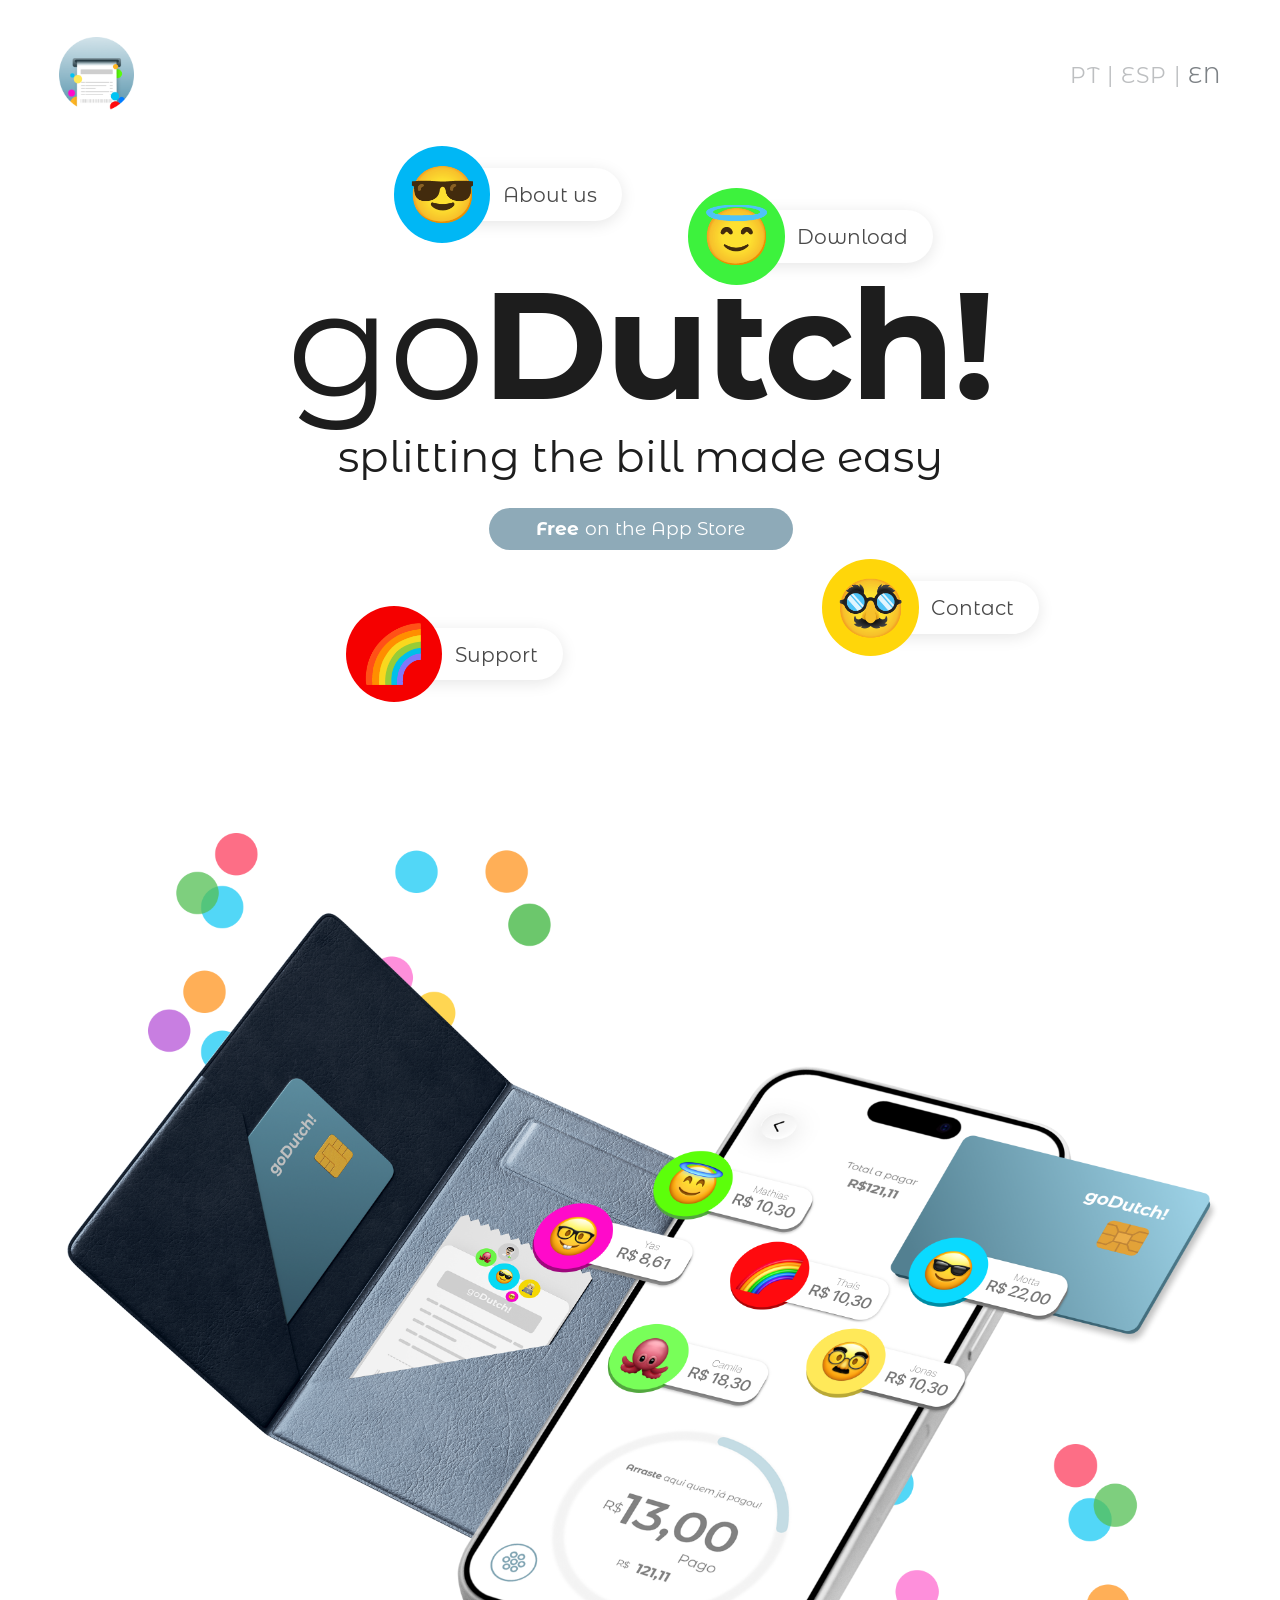
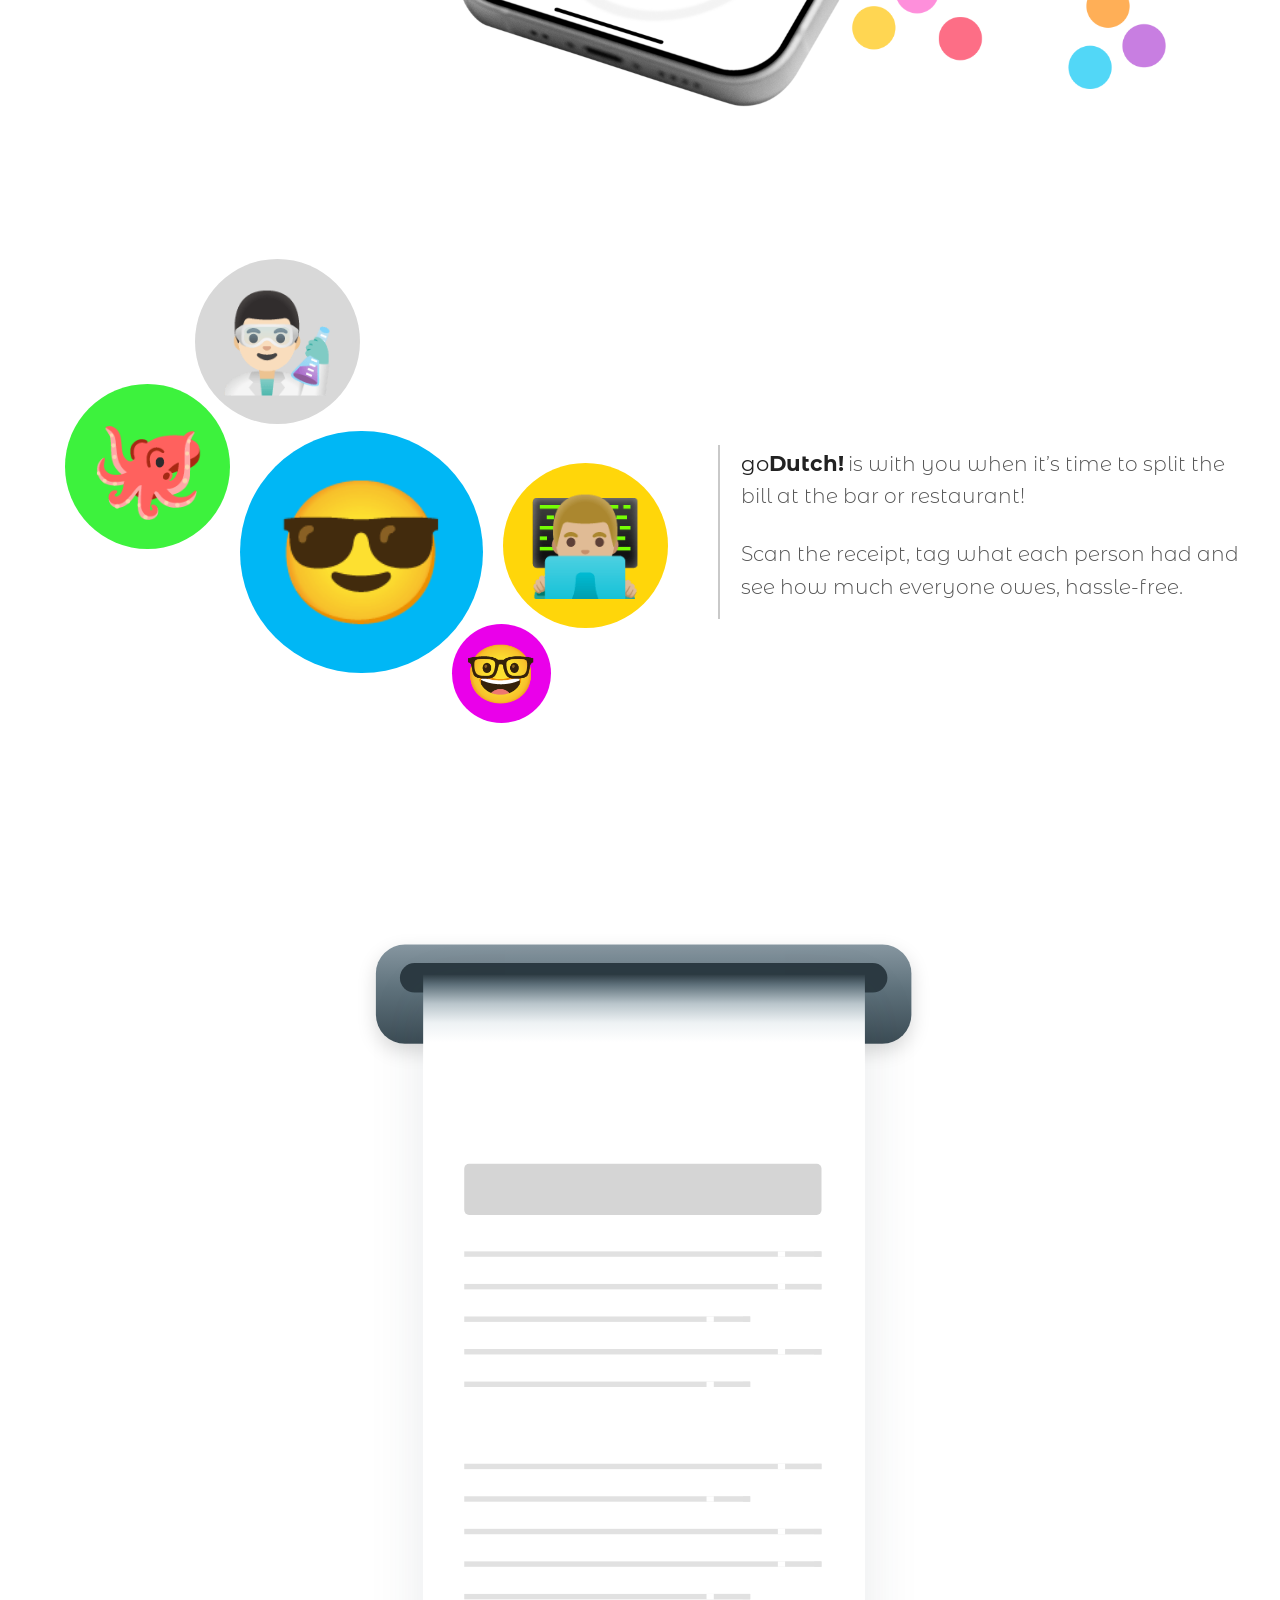
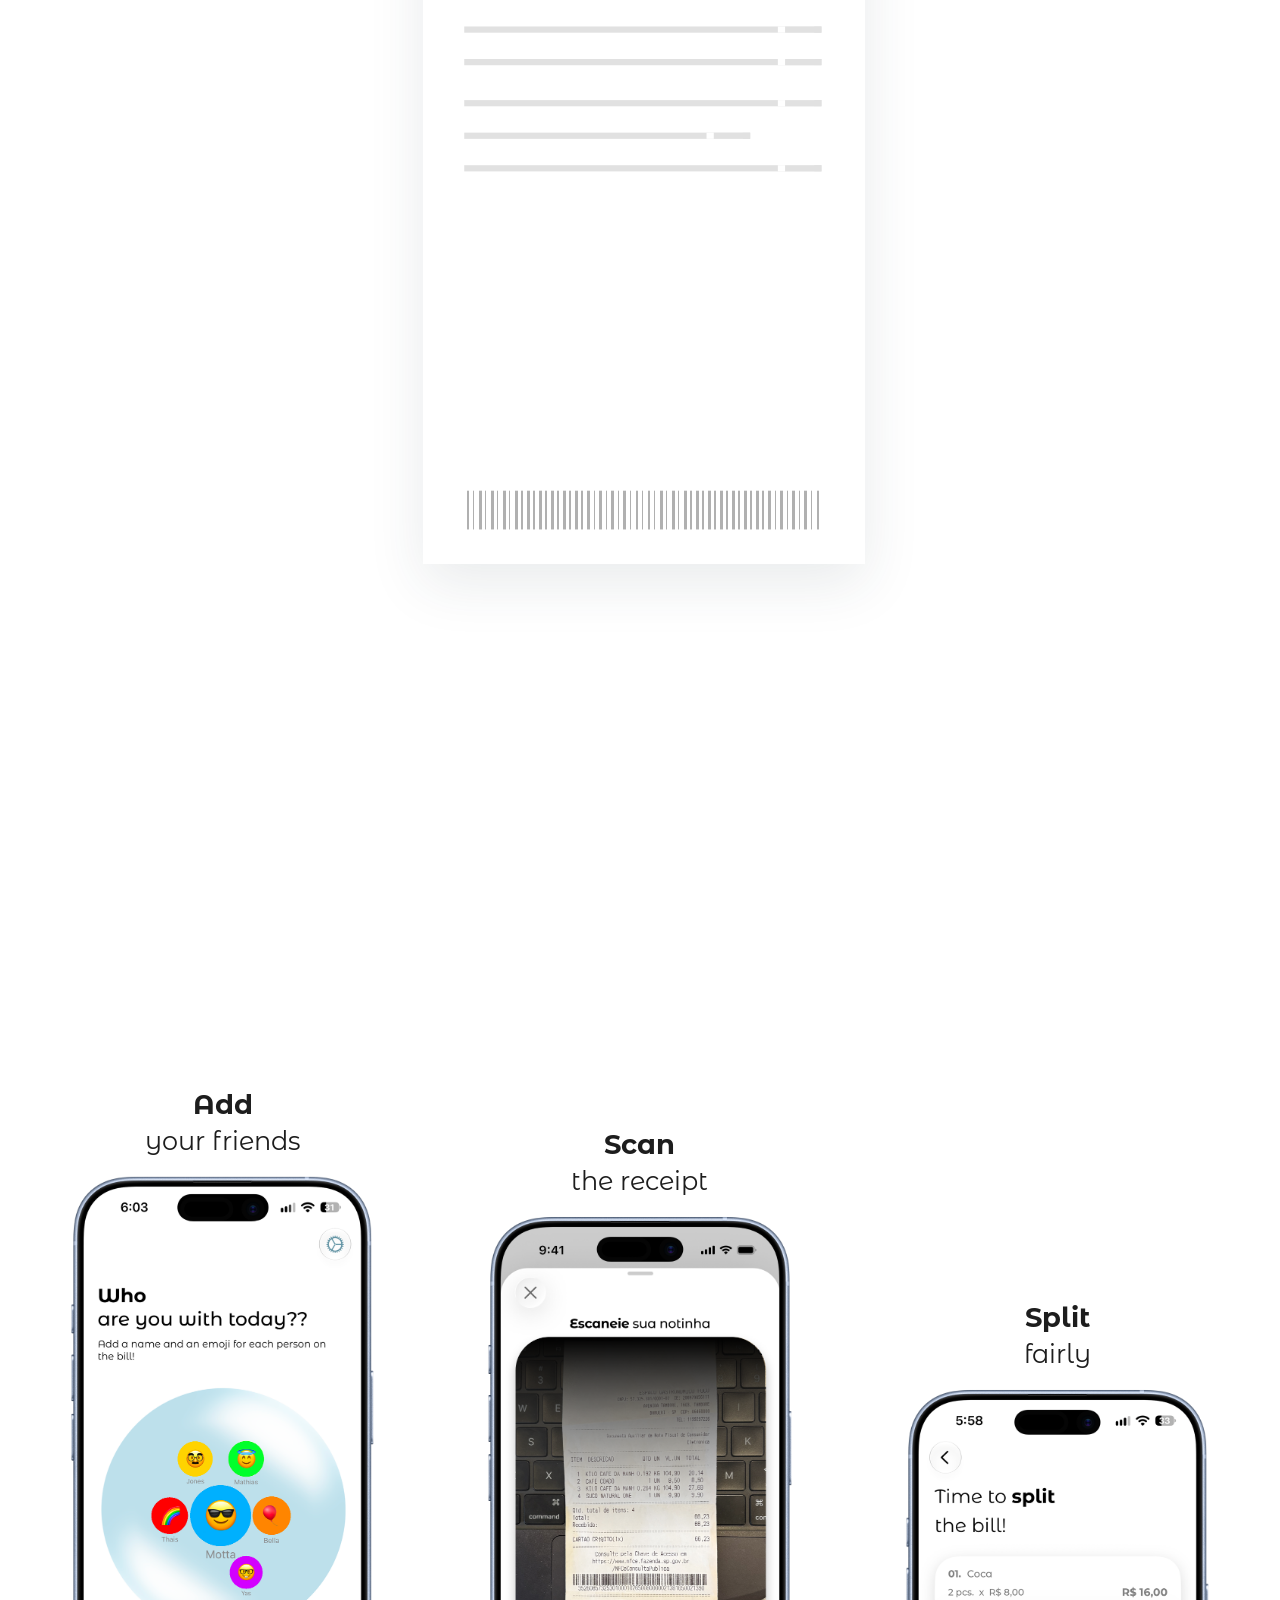
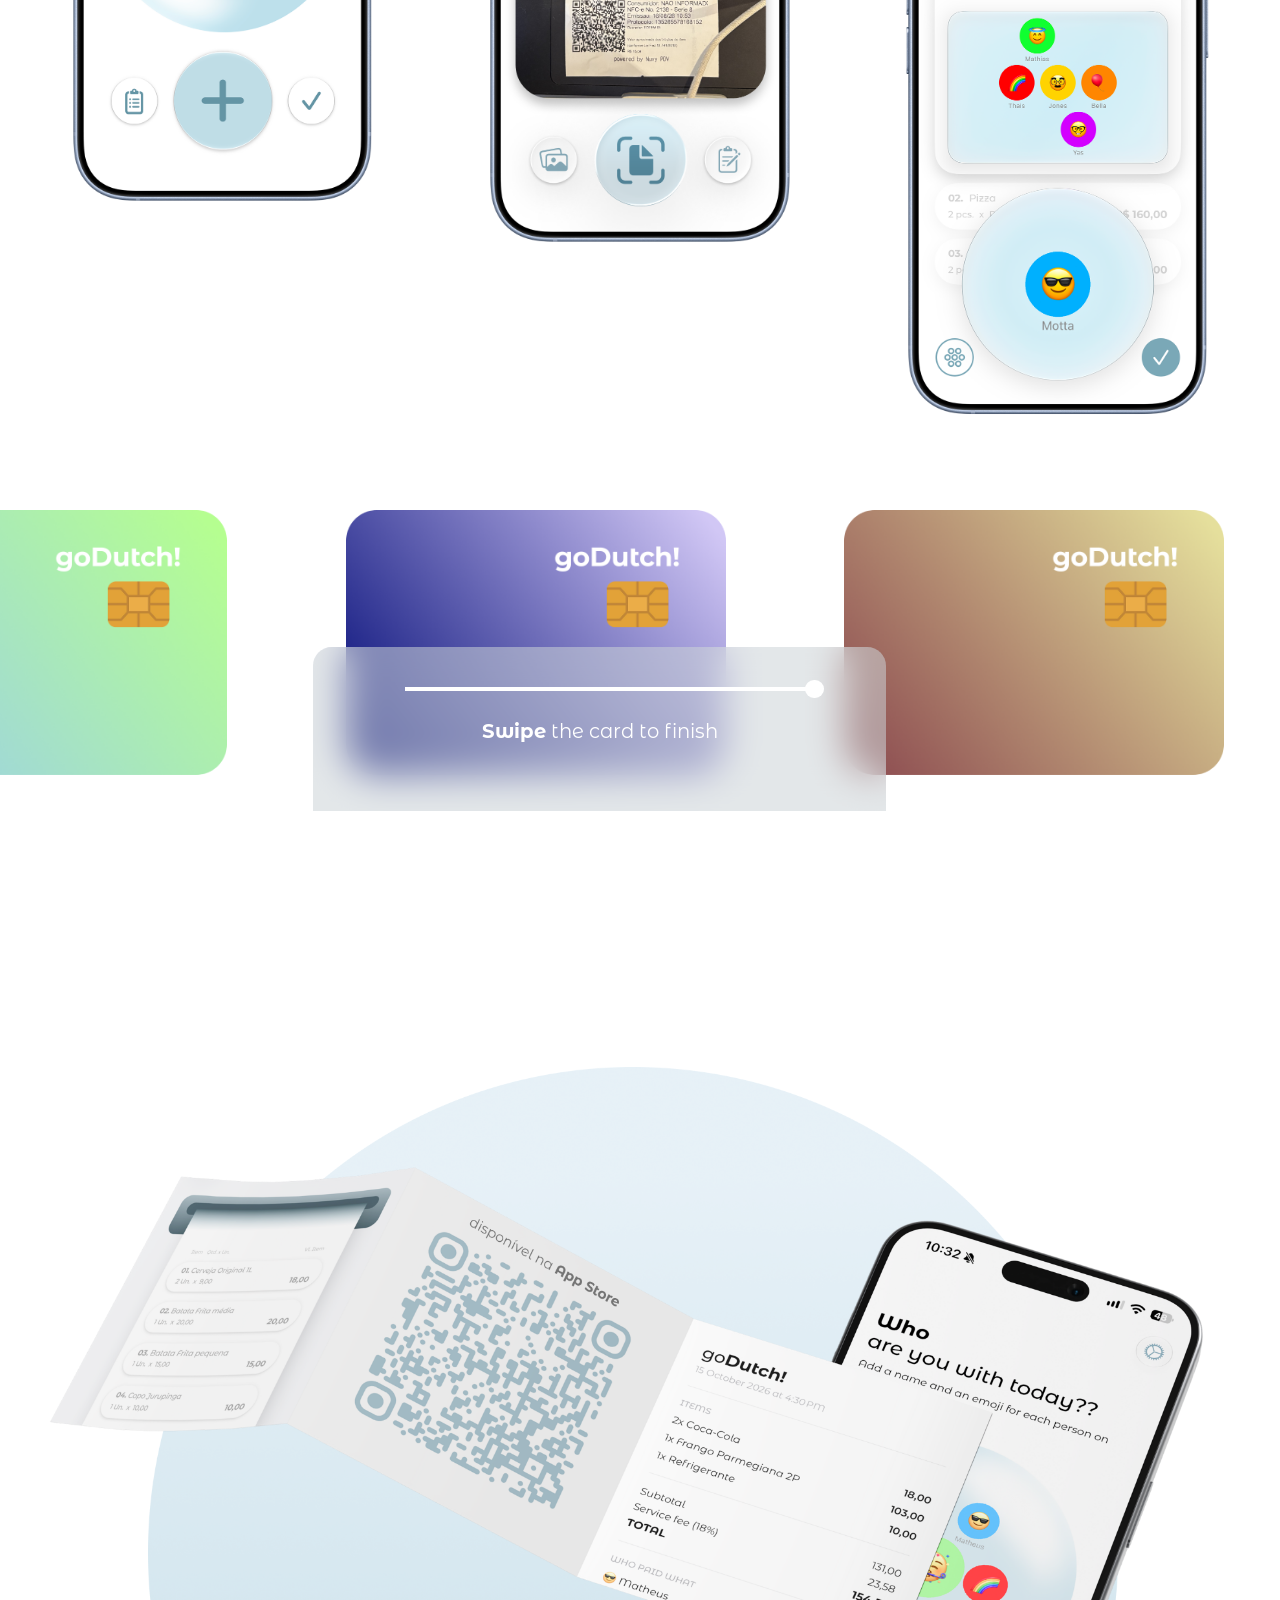
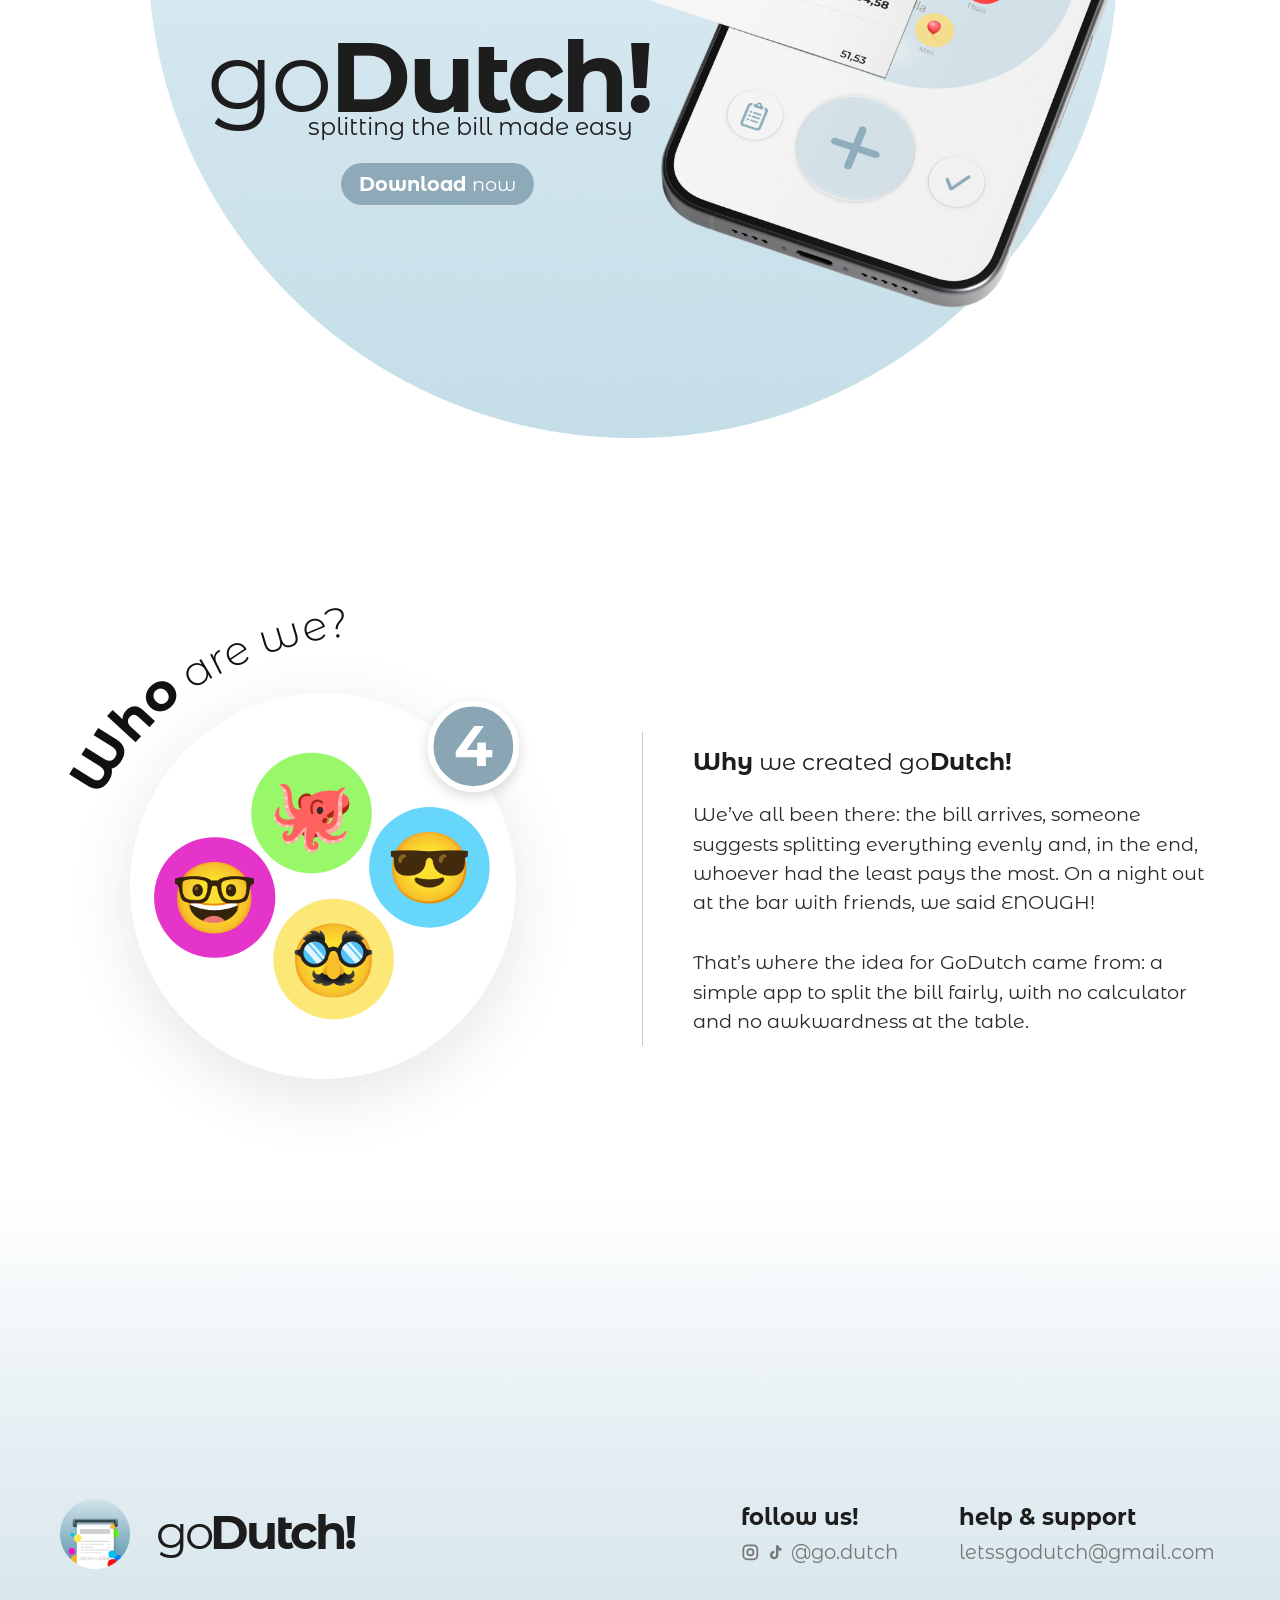
<file: landingpage.html>
<!DOCTYPE html>
<html lang="pt-BR">
<head>
<meta charset="UTF-8">
<meta name="viewport" content="width=device-width, initial-scale=1">
<title>goDutch! – rachar a conta fácil</title>
<link rel="preconnect" href="https://fonts.googleapis.com">
<link rel="preconnect" href="https://fonts.gstatic.com" crossorigin>
<link href="https://fonts.googleapis.com/css2?family=Montserrat+Alternates:wght@300;400;500;600;700&display=swap" rel="stylesheet">
<link rel="stylesheet" href="landingpage.css">
<script>
  // liga as animações antes da página aparecer (evita os balões "piscarem" no lugar final)
  if (!window.matchMedia('(prefers-reduced-motion: reduce)').matches) document.documentElement.classList.add('anim');
</script>
</head>
<body>
<div class="page">

  <!-- 1. HERO -->
  <section class="sec hero">
    <img class="icone" src="assets/iconApp.png" alt="goDutch!">
    <nav class="lang"><a href="#" data-lang="pt">PT</a> | <a href="#" data-lang="es">ESP</a> | <a href="#" data-lang="en">EN</a></nav>

    <nav class="menu">
      <a href="#quem">
        <span class="pill" style="--x:72;--y:145;--ate:178;--dx:142;--dy:62.5;--date:192" data-i18n="menuSobre">Sobre nós</span>
        <span class="em" style="--x:72;--y:145;--r:30;background:var(--azul);--dx:142;--dy:62.5;--dr:15.5">😎</span>
      </a>
      <a class="js-appstore" href="#" target="_blank" rel="noopener">
        <span class="pill" style="--x:253;--y:170;--ate:355;--dx:236.5;--dy:76;--date:286.5" data-i18n="menuDownload">Download</span>
        <span class="em" style="--x:253;--y:170;--r:30;background:var(--verde);--dx:236.5;--dy:76;--dr:15.5">😇</span>
      </a>
      <a class="js-email" href="mailto:letssgodutch@gmail.com">
        <span class="pill" style="--x:250;--y:348;--ate:348;--dx:279.5;--dy:195;--date:329.5" data-i18n="menuContato">Contato</span>
        <span class="em" style="--x:250;--y:348;--r:30;background:var(--amarelo);--dx:279.5;--dy:195;--dr:15.5">🥸</span>
      </a>
      <a class="js-notion-suporte" href="#" target="_blank" rel="noopener">
        <span class="pill" style="--x:76;--y:374;--ate:173;--dx:126.5;--dy:210;--date:176" data-i18n="menuSuporte">Suporte</span>
        <span class="em" style="--x:76;--y:374;--r:30;background:var(--vermelho);--dx:126.5;--dy:210;--dr:15.5">🌈</span>
      </a>
    </nav>

    <h1 class="logo">go<b>Dutch!</b></h1>
    <p class="slogan" data-i18n="slogan">rachar a conta fácil</p>
    <a class="btn js-appstore" href="#" target="_blank" rel="noopener" data-i18n="btnApp"><b>Grátis</b> na App Store</a>
  </section>

  <!-- 2. CARTEIRA + CONFETES -->
  <section class="sec carteira">
    <img class="confete c1 sobe" style="--ordem:0" src="assets/Group%206074.png" alt="">
    <img class="confete c2 sobe" style="--ordem:2" src="assets/Group%206075.png" alt="">
    <img class="mock sobe" style="--ordem:1" src="assets/mockupAberto.png" alt="Carteira aberta com cartão goDutch! e celular mostrando quanto cada um pagou">
  </section>

  <!-- 3. INTRO -->
  <section class="sec intro" id="sobre">
    <div class="intro-txt">
    <h2 class="logo">go<b>Dutch!</b></h2>
    <p class="sub" data-i18n="introSub">está com você na hora de dividir a conta do bar ou restaurante!</p>
    <p class="como" data-i18n="introComo"><b>Escaneie</b> a nota, <b>marque</b> o que cada pessoa consumiu e <b>veja</b> quanto cada um deve pagar, sem complicações.</p>
    </div>
    <span class="em" style="--x:148;--y:158;--r:40;background:var(--cinza);--dx:89;--dy:63.5;--dr:26.5">👨🏻‍🔬</span>
    <span class="em" style="--x:84;--y:219;--r:40;background:var(--verde);--dx:47.5;--dy:103.5;--dr:26.5">🐙</span>
    <span class="em" style="--x:188;--y:259;--r:60;background:var(--azul);--dx:116;--dy:131;--dr:39">😎</span>
    <span class="em" style="--x:298;--y:258;--r:40;background:var(--amarelo);--dx:188;--dy:129;--dr:26.5">👨🏼‍💻</span>
    <span class="em" style="--x:257;--y:318;--r:24;background:var(--rosa);--dx:161;--dy:170;--dr:16">🤓</span>
  </section>

  <!-- 4. NOTINHA -->
  <section class="sec notinha">
    <div class="fenda"></div>
    <div class="papel">
      <div class="barra"></div>
      <div class="linhas l1"><i></i><i></i><i class="c"></i><i></i><i class="c"></i></div>
      <div class="linhas l2"><i></i><i class="c"></i><i></i><i></i><i class="c"></i><i></i><i></i></div>
      <div class="linhas l3"><i></i><i class="c"></i><i></i></div>
      <div class="codigo"></div>
    </div>
    <!-- bolinhas (atras = passa por trás do papel) -->
    <span class="dot"       style="--x:279;--y:109;--r:11;background:#ffa31a"></span>
    <span class="dot atras" style="--x:290;--y:140;--r:20;background:#4be63c"></span>
    <span class="dot"       style="--x:87; --y:148;--r:9; background:#1ab8f0"></span>
    <span class="dot"       style="--x:112;--y:164;--r:18;background:#ffe14d"></span>
    <span class="dot"       style="--x:84; --y:226;--r:15;background:#ea1fd0"></span>
    <span class="dot atras" style="--x:100;--y:272;--r:25;background:#ffa31a"></span>
    <span class="dot"       style="--x:277;--y:240;--r:18;background:#1fc3f5"></span>
    <span class="dot"       style="--x:306;--y:259;--r:15;background:#1b75e8"></span>
    <span class="dot"       style="--x:279;--y:287;--r:24;background:#f20d0d"></span>
    <span class="dot atras" style="--x:95; --y:410;--r:11;background:#1fc3f5"></span>
    <span class="dot"       style="--x:107;--y:440;--r:20;background:#5af01e"></span>
    <span class="dot"       style="--x:286;--y:435;--r:11;background:#ffe14d"></span>
    <span class="dot atras" style="--x:295;--y:475;--r:25;background:#ea1fd0"></span>
  </section>

  <!-- 5. COMO FUNCIONA -->
  <section class="sec passos">
    <div class="trilho" id="trilho">
      <div class="passo">
        <h3 data-i18n="passoDivida">Divida<span>justamente</span></h3>
        <img src="assets/mockup1.png" alt="Tela para dividir a conta">
      </div>
      <div class="passo ativo">
        <h3 data-i18n="passoAdicione">Adicione<span>seus amigos</span></h3>
        <img src="assets/mockup3.png" alt="Tela para adicionar amigos">
      </div>
      <div class="passo">
        <h3 data-i18n="passoEscaneie">Escaneie<span>a notinha</span></h3>
        <img src="assets/mockup2.png" alt="Tela para escanear a nota">
      </div>
    </div>
  </section>

  <!-- 6. CARTÕES -->
  <section class="sec cartoes">
    <!-- carrossel infinito: a 2ª metade repete a 1ª para o loop não ter emenda -->
    <div class="cartoes-trilho">
      <div class="cartoes-faixa">
        <!-- ordem pensada pra cores parecidas não ficarem lado a lado -->
        <img src="assets/cartaoVerde.png" alt="Cartão goDutch! verde">
        <img src="assets/cartaoIndigo.png" alt="Cartão goDutch! índigo">
        <img src="assets/cartaoDourado.png" alt="Cartão goDutch! dourado">
        <img src="assets/cartaoAzul.png" alt="Cartão goDutch! azul">
        <img src="assets/cartaoVermelho.png" alt="Cartão goDutch! vermelho">
        <img src="assets/cartaoLilas.png" alt="Cartão goDutch! lilás">
        <img src="assets/cartaoEsmeralda.png" alt="Cartão goDutch! esmeralda">
        <img src="assets/cartaoRosa.png" alt="Cartão goDutch! roxo">
        <!-- cópia -->
        <img src="assets/cartaoVerde.png" alt="" aria-hidden="true">
        <img src="assets/cartaoIndigo.png" alt="" aria-hidden="true">
        <img src="assets/cartaoDourado.png" alt="" aria-hidden="true">
        <img src="assets/cartaoAzul.png" alt="" aria-hidden="true">
        <img src="assets/cartaoVermelho.png" alt="" aria-hidden="true">
        <img src="assets/cartaoLilas.png" alt="" aria-hidden="true">
        <img src="assets/cartaoEsmeralda.png" alt="" aria-hidden="true">
        <img src="assets/cartaoRosa.png" alt="" aria-hidden="true">
      </div>
    </div>
    <div class="arraste">
      <div class="trilha"></div>
      <p data-i18n="arraste"><b>Arraste</b> o cartão para finalizar</p>
    </div>
  </section>

  <!-- 7. DOWNLOAD -->
  <section class="sec download" id="download">
    <img class="circulo" src="assets/circulo.png" alt="">
    <img class="mock" src="assets/notinhaSaindo.png" alt="QR code para baixar o goDutch! na App Store">
    <p class="logo">go<b>Dutch!</b></p>
    <p class="slogan" data-i18n="slogan">rachar a conta fácil</p>
    <a class="btn btn-gratis js-appstore" href="#" target="_blank" rel="noopener" data-i18n="btnApp"><b>Grátis</b> na App Store</a>
    <a class="btn btn-baixe js-appstore" href="#" target="_blank" rel="noopener" data-i18n="btnBaixe"><b>Baixe</b> agora</a>
  </section>

  <!-- 8. POR QUE -->
  <section class="sec porque">
    <h3 data-i18n="porqueTitulo"><b>Por que</b> criamos o go<b>Dutch!</b></h3>
    <p class="p1" data-i18n="porque1">Todo mundo já viveu aquela hora que a conta chega, alguém sugere dividir tudo igual e, no fim, quem consumiu menos paga mais. Numa ida ao bar com os amigos, dissemos CHEGA!</p>
    <p class="p2" data-i18n="porque2">Foi daí que veio a ideia do GoDutch, um app simples para dividir a conta de forma justa, sem calculadora e sem desconforto na mesa.</p>
  </section>

  <div class="fundo-rodape"></div>

  <!-- 9. QUEM SOMOS -->
  <section class="sec quem" id="quem">
    <div class="quem-roda">
    <div class="roda"></div>
    <span class="n4">4</span>
    <span class="em" style="--x:189.5;--y:95;--r:29;background:#98f86a">🐙</span>
    <span class="em" style="--x:143;--y:135.5;--r:29;background:#e434c9">🤓</span>
    <span class="em" style="--x:246;--y:121;--r:29;background:#66d7fb">😎</span>
    <span class="em" style="--x:200;--y:165;--r:29;background:#fbe877">🥸</span>
    <svg class="quem-titulo" viewBox="0 0 390 130" aria-label="Quem somos?">
      <path id="arco" d="M88,88 C102,58 128,34 160,22 S215,8 245,9 S285,12 300,14" fill="none"/>
      <text><textPath href="#arco"><tspan class="q1" data-i18n="quem1">Quem</tspan><tspan class="q2" data-i18n="quem2"> somos?</tspan></textPath></text>
    </svg>
    </div>

    <div class="time">
      <div class="membro">
        <div class="pill" style="--x:172;--y:268;--ate:295;--dx:157.4;--dy:184.8;--date:238.4"><small>Thaís · Developer</small><span>@tatacanguçu</span></div>
        <span class="em" style="--x:172;--y:268;--r:24;background:var(--verde);--dx:157.4;--dy:184.8;--dr:15.5">🐙</span>
      </div>
      <div class="membro">
        <div class="pill" style="--x:48;--y:322;--ate:170;--dx:29.4;--dy:221.2;--date:109.4"><small>Camila · Developer</small><span>@cparolin_</span></div>
        <span class="em" style="--x:48;--y:322;--r:24;background:var(--amarelo);--dx:29.4;--dy:221.2;--dr:15.5">🥸</span>
      </div>
      <div class="membro">
        <div class="pill" style="--x:254;--y:322;--ate:376;--dx:244.6;--dy:223.8;--date:324.1"><small>Yasmin · Developer</small><span>@y.mendss</span></div>
        <span class="em" style="--x:254;--y:322;--r:24;background:var(--rosa);--dx:244.6;--dy:223.8;--dr:15.5">🤓</span>
      </div>
      <div class="membro">
        <div class="pill" style="--x:118;--y:377;--ate:242;--dx:111.3;--dy:277.7;--date:191.8"><small>Matheus · Designer</small><span>@matheusmotta_</span></div>
        <span class="em" style="--x:118;--y:377;--r:24;background:var(--azul);--dx:111.3;--dy:277.7;--dr:15.5">😎</span>
      </div>
    </div>
  </section>

  <!-- 10. RODAPÉ -->
  <footer class="sec rodape" id="contato">
    <img class="icone" src="assets/iconApp.png" alt="">
    <span class="logo">go<b>Dutch!</b></span>
    <h4 class="col1" data-i18n="segue">segue aí!</h4>
    <p class="col1">
      <a class="js-instagram" href="#" target="_blank" rel="noopener" aria-label="Instagram"><svg viewBox="0 0 24 24" fill="none" stroke="#777" stroke-width="2.2"><rect x="3" y="3" width="18" height="18" rx="5"/><circle cx="12" cy="12" r="4"/></svg></a>
      <a class="js-tiktok" href="#" target="_blank" rel="noopener" aria-label="TikTok"><svg viewBox="0 0 24 24" fill="#777"><path d="M16 3c.3 2.2 1.8 3.9 4 4.1v3.2c-1.5 0-2.9-.4-4-1.2v6.4A5.5 5.5 0 1 1 10.5 10v3.3a2.3 2.3 0 1 0 2.3 2.3V3H16z"/></svg></a>
      <a class="js-instagram" href="#" target="_blank" rel="noopener">@go.dutch</a>
    </p>
    <h4 class="col2" data-i18n="ajuda">ajuda &amp; suporte</h4>
    <p class="col2"><a class="js-email" href="mailto:letssgodutch@gmail.com">letssgodutch@gmail.com</a></p>
  </footer>

</div>

<script>
  /* =========================================================
     LINKS — troque aqui quando tiver os endereços certos
     ========================================================= */
  var LINKS = {
    appStore:  'https://apps.apple.com/br/app/godutch/id6807981022',

    // e-mail (balão "Contato" e rodapé)
    email: 'letssgodutch@gmail.com',

    // página de suporte no Notion (balão "Suporte")
    notionSuporte:  'https://app.notion.com/p/goDutch-Suporte-2c795313e3b48397bc20012de72bafef?source=copy_link',

    instagram: 'https://www.instagram.com/go.dutch',
    tiktok:    'https://www.tiktok.com/@go.dutch'
  };

  /* =========================================================
     TEXTOS EM PT / ES / EN
     ========================================================= */
  var TEXTOS = {
    pt: {
      menuSobre:'Sobre nós', menuDownload:'Download', menuContato:'Contato', menuSuporte:'Suporte',
      slogan:'rachar a conta fácil',
      btnApp:'<b>Grátis</b> na App Store', btnBaixe:'<b>Baixe</b> agora',
      introSub:'está com você na hora de dividir a conta do bar ou restaurante!',
      introComo:'<b>Escaneie</b> a nota, <b>marque</b> o que cada pessoa consumiu e <b>veja</b> quanto cada um deve pagar, sem complicações.',
      passoAdicione:'Adicione<span>seus amigos</span>',
      passoEscaneie:'Escaneie<span>a notinha</span>',
      passoDivida:'Divida<span>justamente</span>',
      arraste:'<b>Arraste</b> o cartão para finalizar',
      porqueTitulo:'<b>Por que</b> criamos o go<b>Dutch!</b>',
      porque1:'Todo mundo já viveu aquela hora que a conta chega, alguém sugere dividir tudo igual e, no fim, quem consumiu menos paga mais. Numa ida ao bar com os amigos, dissemos CHEGA!',
      porque2:'Foi daí que veio a ideia do GoDutch, um app simples para dividir a conta de forma justa, sem calculadora e sem desconforto na mesa.',
      quem1:'Quem', quem2:' somos?',
      segue:'segue aí!', ajuda:'ajuda &amp; suporte'
    },
    es: {
      menuSobre:'Sobre nosotros', menuDownload:'Descargar', menuContato:'Contacto', menuSuporte:'Soporte',
      slogan:'dividir la cuenta fácil',
      btnApp:'<b>Gratis</b> en la App Store', btnBaixe:'<b>Descárgala</b> ahora',
      introSub:'¡está contigo a la hora de dividir la cuenta del bar o restaurante!',
      introComo:'<b>Escanea</b> el ticket, <b>marca</b> lo que consumió cada persona y <b>mira</b> cuánto debe pagar cada uno, sin complicaciones.',
      passoAdicione:'Agrega<span>a tus amigos</span>',
      passoEscaneie:'Escanea<span>el ticket</span>',
      passoDivida:'Divide<span>con justicia</span>',
      arraste:'<b>Desliza</b> la tarjeta para finalizar',
      porqueTitulo:'<b>Por qué</b> creamos go<b>Dutch!</b>',
      porque1:'Todos hemos vivido ese momento: llega la cuenta, alguien sugiere dividir todo por igual y, al final, quien consumió menos paga más. En una salida al bar con amigos, dijimos ¡BASTA!',
      porque2:'De ahí nació la idea de GoDutch, una app sencilla para dividir la cuenta de forma justa, sin calculadora y sin incomodidad en la mesa.',
      quem1:'¿Quiénes', quem2:' somos?',
      segue:'¡síguenos!', ajuda:'ayuda y soporte'
    },
    en: {
      menuSobre:'About us', menuDownload:'Download', menuContato:'Contact', menuSuporte:'Support',
      slogan:'splitting the bill made easy',
      btnApp:'<b>Free</b> on the App Store', btnBaixe:'<b>Download</b> now',
      introSub:'is with you when it’s time to split the bill at the bar or restaurant!',
      introComo:'<b>Scan</b> the receipt, <b>tag</b> what each person had and <b>see</b> how much everyone owes, hassle-free.',
      passoAdicione:'Add<span>your friends</span>',
      passoEscaneie:'Scan<span>the receipt</span>',
      passoDivida:'Split<span>fairly</span>',
      arraste:'<b>Swipe</b> the card to finish',
      porqueTitulo:'<b>Why</b> we created go<b>Dutch!</b>',
      porque1:'We’ve all been there: the bill arrives, someone suggests splitting everything evenly and, in the end, whoever had the least pays the most. On a night out at the bar with friends, we said ENOUGH!',
      porque2:'That’s where the idea for GoDutch came from: a simple app to split the bill fairly, with no calculator and no awkwardness at the table.',
      quem1:'Who', quem2:' are we?',
      segue:'follow us!', ajuda:'help &amp; support'
    }
  };
  var HTML_LANG = { pt:'pt-BR', es:'es', en:'en' };

  function trocarIdioma(lang){
    if (!TEXTOS[lang]) lang = 'pt';
    var t = TEXTOS[lang];
    document.querySelectorAll('[data-i18n]').forEach(function(el){
      var k = el.getAttribute('data-i18n');
      if (t[k] !== undefined) el.innerHTML = t[k];
    });
    document.documentElement.lang = HTML_LANG[lang];
    document.querySelectorAll('.lang a').forEach(function(a){
      a.classList.toggle('ativo', a.getAttribute('data-lang') === lang);
    });
    try { localStorage.setItem('godutch-idioma', lang); } catch(e) {}
  }

  document.querySelectorAll('.lang a').forEach(function(a){
    a.addEventListener('click', function(e){ e.preventDefault(); trocarIdioma(a.getAttribute('data-lang')); });
  });

  // idioma inicial: o último escolhido, ou o do navegador, ou PT
  (function(){
    var salvo = null;
    try { salvo = localStorage.getItem('godutch-idioma'); } catch(e) {}
    var nav = (navigator.language || 'pt').slice(0,2).toLowerCase();
    trocarIdioma(salvo || (TEXTOS[nav] ? nav : 'pt'));
  })();

  /* =========================================================
     LINKS (App Store e redes)
     ========================================================= */
  // enquanto um link estiver como '#', o botão não abre nada
  function ligar(classe, url){
    document.querySelectorAll(classe).forEach(function(a){
      if (url && url !== '#') { a.href = url; }
      else { a.removeAttribute('target'); a.addEventListener('click', function(e){ e.preventDefault(); }); }
    });
  }
  ligar('.js-appstore',       LINKS.appStore);
  ligar('.js-instagram',      LINKS.instagram);
  ligar('.js-tiktok',         LINKS.tiktok);
  document.querySelectorAll('.js-email').forEach(function(a){ a.href = 'mailto:' + LINKS.email; });
  ligar('.js-notion-suporte',  LINKS.notionSuporte);

  /* =========================================================
     LINKS INTERNOS (ex.: "Sobre nós" → "Quem somos?")
     rola até a seção, mesmo quando ela fica no fim da página
     ========================================================= */
  document.querySelectorAll('a[href^="#"]:not([href="#"])').forEach(function(a){
    a.addEventListener('click', function(e){
      var alvo = document.querySelector(a.getAttribute('href'));
      if (!alvo) return;
      e.preventDefault();
      var y = alvo.getBoundingClientRect().top + window.pageYOffset - 20;
      window.scrollTo({ top: y, behavior: 'smooth' });
    });
  });

  /* =========================================================
     ANIMAÇÃO 1 — balões do topo saem do meio (de trás do logo)
     e vão até a posição final
     ========================================================= */
  (function(){
    if (!document.documentElement.classList.contains('anim')) return;
    var logo = document.querySelector('.hero .logo');
    var baloes = document.querySelectorAll('.menu a');
    function preparar(){
      var l = logo.getBoundingClientRect();
      var cx = l.left + l.width / 2, cy = l.top + l.height / 2;
      baloes.forEach(function(a){
        var e = a.querySelector('.em').getBoundingClientRect();
        a.style.setProperty('--ox', (cx - (e.left + e.width / 2)) + 'px');
        a.style.setProperty('--oy', (cy - (e.top + e.height / 2)) + 'px');
      });
    }
    preparar();
    // espera 2 quadros pra posição inicial "pegar", depois solta todos os balões juntos
    requestAnimationFrame(function(){ requestAnimationFrame(function(){
      baloes.forEach(function(a){
        a.style.setProperty('--atraso', '0.4s');
        a.classList.add('saiu');
      });
    }); });
  })();

  /* =========================================================
     ANIMAÇÃO 2 — ao rolar a página, os elementos com a classe
     "sobe" sobem em cadeia até a posição final
     (a ordem vem de --ordem no HTML: 0, 1, 2...)
     ========================================================= */
  (function(){
    if (!document.documentElement.classList.contains('anim')) return;
    var els = document.querySelectorAll('.sobe');
    if (!('IntersectionObserver' in window)) { els.forEach(function(e){ e.classList.add('visivel'); }); return; }
    // só começa a vigiar DEPOIS que o usuário rolar a página pela 1ª vez
    // (assim nada sobe sozinho quando a página abre)
    function ligarObservadores(){
      document.querySelectorAll('.sec').forEach(function(sec){
        var filhos = sec.querySelectorAll('.sobe');
        if (!filhos.length) return;
        var o = new IntersectionObserver(function(en){
          if (en[0].isIntersecting){ filhos.forEach(function(f){ f.classList.add('visivel'); }); o.disconnect(); }
        }, { rootMargin: '0px 0px -20% 0px' });
        o.observe(sec);
      });
    }
    function aoRolar(){
      if (window.pageYOffset < 30) return;   // ignora mexidinhas mínimas
      window.removeEventListener('scroll', aoRolar);
      ligarObservadores();
    }
    window.addEventListener('scroll', aoRolar, { passive:true });
  })();

  /* =========================================================
     ANIMAÇÃO 4 — bolinhas da notinha aparecem conforme desce
     e somem (encolhendo) se voltar pra cima
     ========================================================= */
  (function(){
    if (!document.documentElement.classList.contains('anim')) return;
    var dots = Array.prototype.slice.call(document.querySelectorAll('.notinha .dot'));
    var agendado = false;
    function atualizar(){
      agendado = false;
      var limite = window.innerHeight * 0.85;   // a bolinha aparece quando chega a 85% da altura da tela
      dots.forEach(function(d){
        var r = d.getBoundingClientRect();
        d.classList.toggle('on', r.top + r.height / 2 < limite);
      });
    }
    function pedir(){ if (!agendado){ agendado = true; requestAnimationFrame(atualizar); } }
    window.addEventListener('scroll', pedir, { passive:true });
    window.addEventListener('resize', pedir);
    atualizar();
  })();

  /* =========================================================
     ANIMAÇÃO 5 — celulares do "como funciona" se alinham conforme rola
     (0 = escada, quando a seção entra na tela; 1 = alinhados, perto do meio)
     ========================================================= */
  (function(){
    if (!document.documentElement.classList.contains('anim')) return;
    var sec = document.querySelector('.passos');
    var agendado = false;
    function atualizar(){
      agendado = false;
      var r = sec.getBoundingClientRect(), h = window.innerHeight;
      // trajeto mais longo: começa com o topo da seção a 95% da tela e termina a 15%
      var p = (h * 0.95 - r.top) / (h * 0.80);
      p = Math.max(0, Math.min(1, p));
      // cada celular sobe numa "janela" própria, encavalada com a do vizinho:
      // Adicione 0–50%, Escaneie 25–75%, Divida 50–100%
      // (quando o Escaneie chega, o Divida está na metade do caminho)
      function janela(ini){ var v = (p - ini) / 0.5; v = Math.max(0, Math.min(1, v)); return v * v * (3 - 2 * v); }
      sec.style.setProperty('--p1', janela(0).toFixed(3));
      sec.style.setProperty('--p2', janela(0.25).toFixed(3));
      sec.style.setProperty('--p3', janela(0.5).toFixed(3));
    }
    function pedir(){ if (!agendado){ agendado = true; requestAnimationFrame(atualizar); } }
    window.addEventListener('scroll', pedir, { passive:true });
    window.addEventListener('resize', pedir);
    atualizar();
  })();

  /* =========================================================
     ANIMAÇÃO 6 — círculo do download cresce atrás do mockup ao rolar;
     guarda o maior tamanho já alcançado, então nunca encolhe de volta
     ========================================================= */
  (function(){
    if (!document.documentElement.classList.contains('anim')) return;
    var sec = document.querySelector('.download');
    var maior = 0, agendado = false;
    function atualizar(){
      agendado = false;
      var r = sec.getBoundingClientRect(), h = window.innerHeight;
      // começa assim que a seção aparece embaixo e termina com o topo da seção a 10% da tela;
      // velocidade constante (sem demora no começo nem no fim)
      var p = (h - r.top) / (h * 0.9);
      p = Math.max(0, Math.min(1, p));
      if (p > maior){ maior = p; sec.style.setProperty('--c', maior.toFixed(3)); }
      if (maior >= 1){ window.removeEventListener('scroll', pedir); window.removeEventListener('resize', pedir); }
    }
    function pedir(){ if (!agendado){ agendado = true; requestAnimationFrame(atualizar); } }
    window.addEventListener('scroll', pedir, { passive:true });
    window.addEventListener('resize', pedir);
    atualizar();
  })();

  /* =========================================================
     ANIMAÇÃO 7 — "Quem somos?": ao passar o mouse no círculo, os cards
     com os @ saem de dentro dele e vão pro lugar. Depois ficam flutuando.
     (no celular, sem mouse: abre ao tocar no círculo ou quando ele aparece na tela)
     ========================================================= */
  (function(){
    if (!document.documentElement.classList.contains('anim')) return;
    var quem = document.querySelector('.quem');
    var roda = quem.querySelector('.roda');
    var membros = quem.querySelectorAll('.membro');
    function medir(){
      var c = roda.getBoundingClientRect();
      var cx = c.left + c.width / 2, cy = c.top + c.height / 2;
      membros.forEach(function(m){
        var w = m.getBoundingClientRect(), e = m.querySelector('.em').getBoundingClientRect();
        var ex = e.left + e.width / 2, ey = e.top + e.height / 2;
        m.style.setProperty('--ox', (cx - ex) + 'px');
        m.style.setProperty('--oy', (cy - ey) + 'px');
        m.style.setProperty('--tx', (ex - w.left) + 'px');
        m.style.setProperty('--ty', (ey - w.top) + 'px');
      });
    }
    medir();
    quem.classList.add('fechado');
    window.addEventListener('resize', function(){
      if (!quem.classList.contains('fechado')) return;
      quem.classList.remove('fechado'); medir(); quem.classList.add('fechado');
    });
    function abrir(){
      if (!quem.classList.contains('fechado')) return;
      membros.forEach(function(m, i){ m.style.setProperty('--atraso', (i * 0.15) + 's'); });
      quem.classList.remove('fechado');
      quem.classList.add('aberto');
    }
    var alvo = quem.querySelector('.quem-roda');
    alvo.addEventListener('mouseover', abrir);
    alvo.addEventListener('click', abrir);
    // aparelhos sem mouse (celular/tablet): abre quando o círculo aparece bem na tela
    if (window.matchMedia('(hover: none)').matches && 'IntersectionObserver' in window){
      var o = new IntersectionObserver(function(en){
        if (en[0].isIntersecting){ abrir(); o.disconnect(); }
      }, { threshold: 0.6 });
      o.observe(roda);
    }
  })();

  /* =========================================================
     CARROSSEL "como funciona"
     ========================================================= */
  (function(){
    var t = document.getElementById('trilho');
    var passos = t.querySelectorAll('.passo');
    function centralizar(el){ t.scrollLeft = el.offsetLeft - (t.clientWidth - el.offsetWidth) / 2; }
    function marcar(){
      var meio = t.scrollLeft + t.clientWidth / 2, melhor = null, dist = 1e9;
      passos.forEach(function(p){
        var d = Math.abs(p.offsetLeft + p.offsetWidth / 2 - meio);
        if (d < dist){ dist = d; melhor = p; }
      });
      passos.forEach(function(p){ p.classList.toggle('ativo', p === melhor); });
    }
    // tocar num celular do lado leva ele pro centro
    passos.forEach(function(p){
      p.addEventListener('click', function(){
        t.scrollTo({ left: p.offsetLeft - (t.clientWidth - p.offsetWidth) / 2, behavior:'smooth' });
      });
    });
    window.addEventListener('load', function(){ centralizar(passos[1]); marcar(); });
    t.addEventListener('scroll', marcar, {passive:true});
  })();
</script>
</body>
</html>
</file>
<file: landingpage.css>
/* goDutch! – landing page (versão celular)
   Medidas baseadas no layout de 390px de largura.
   Cada medida usa var(--u) = 1px do layout (escala com a tela, até 430px). */

:root{
  --u: calc(min(100vw, 430px) / 390);
  --texto:#1d1d1d;
  --cinza-texto:#6f7376;
  --botao:#8eaab8;
  --azul:#00b7f5;
  --verde:#3df23d;
  --amarelo:#ffd60a;
  --vermelho:#f50000;
  --rosa:#ea00ea;
  --laranja:#ff8a00;
  --cinza:#d8d8d8;
}
*{box-sizing:border-box;margin:0;padding:0}
html{scroll-behavior:smooth}
body{
  font-family:'Montserrat Alternates',sans-serif;
  color:var(--texto);
  background:#eef2f4;
  -webkit-font-smoothing:antialiased;
}
img{display:block}
a{color:inherit;text-decoration:none}
b{font-weight:700}

.page{
  position:relative;width:calc(390 * var(--u));height:calc(4050 * var(--u));margin:0 auto;
  background:#fff;overflow:hidden;
}
.sec{position:absolute;left:0;width:calc(390 * var(--u))}

/* ---------- peças reutilizáveis ---------- */
/* círculo de emoji: --x / --y = centro, --r = raio (em px do layout) */
.em{
  position:absolute;border-radius:50%;
  left:calc((var(--x) - var(--r)) * var(--u));
  top:calc((var(--y) - var(--r)) * var(--u));
  width:calc(var(--r) * 2 * var(--u));
  height:calc(var(--r) * 2 * var(--u));
  font-size:calc(var(--r) * 1.15 * var(--u));
  display:flex;align-items:center;justify-content:center;line-height:1;
  z-index:2;
}
/* bolinha colorida: mesma lógica do .em */
.dot{
  position:absolute;border-radius:50%;
  left:calc((var(--x) - var(--r)) * var(--u));
  top:calc((var(--y) - var(--r)) * var(--u));
  width:calc(var(--r) * 2 * var(--u));
  height:calc(var(--r) * 2 * var(--u));
}
/* pílula branca atrás do emoji (menu e time) — começa no centro do emoji, vai até --ate */
.pill{
  position:absolute;
  left:calc(var(--x) * var(--u));
  top:calc((var(--y) - var(--h) / 2) * var(--u));
  min-width:calc((var(--ate) - var(--x)) * var(--u));
  width:max-content;
  height:calc(var(--h) * var(--u));
  padding-left:calc((var(--r) + 7) * var(--u));
  padding-right:calc(14 * var(--u));
  border-radius:calc(var(--h) / 2 * var(--u));
  background:#fff;
  box-shadow:0 calc(2 * var(--u)) calc(8 * var(--u)) rgba(0,0,0,.10);
  display:flex;flex-direction:column;justify-content:center;
}
.logo{font-weight:400;letter-spacing:calc(-1 * var(--u));line-height:1;white-space:nowrap}
.logo b{font-weight:700}
.btn{
  position:absolute;display:flex;align-items:center;justify-content:center;
  background:var(--botao);color:#fff;border-radius:999px;
  font-size:calc(8.5 * var(--u));font-weight:400;white-space:nowrap;
}
.btn b{font-weight:700;margin-right:calc(3 * var(--u))}

/* ---------- 1. HERO ---------- */
.hero{top:0;height:calc(440 * var(--u))}
.icone{position:absolute;left:calc(24 * var(--u));top:calc(34 * var(--u));width:calc(32 * var(--u));height:calc(32 * var(--u))}
.lang{position:absolute;right:calc(22 * var(--u));top:calc(43 * var(--u));font-size:calc(11 * var(--u));color:#bdbfc1;letter-spacing:calc(.3 * var(--u))}
.lang a{color:#bdbfc1;transition:color .2s}
.lang a.ativo,.lang a:hover{color:#7d8286}
.menu .pill{--h:36;--r:30;font-size:calc(12.5 * var(--u));color:#4a4a4a}
.hero .logo{position:absolute;left:0;width:calc(390 * var(--u));text-align:center;top:calc(210 * var(--u));font-size:calc(47 * var(--u))}
.hero .slogan{position:absolute;left:0;width:calc(390 * var(--u));text-align:center;top:calc(261 * var(--u));font-size:calc(13.5 * var(--u))}
.hero .btn{left:calc(127 * var(--u));top:calc(279 * var(--u));width:calc(136 * var(--u));height:calc(19 * var(--u))}

/* ---------- 2. CARTEIRA + CONFETES ---------- */
.carteira{top:calc(440 * var(--u));height:calc(420 * var(--u))}
.confete{position:absolute;width:calc(157 * var(--u));z-index:0}
.confete.c1{left:calc(-20 * var(--u));top:calc(15 * var(--u))}
.confete.c2{left:calc(221 * var(--u));top:calc(257 * var(--u))}
.carteira .mock{position:absolute;left:calc(-14 * var(--u));top:calc(38 * var(--u));width:calc(456 * var(--u));z-index:1}

/* ---------- 3. INTRO ---------- */
.intro{top:calc(860 * var(--u));height:calc(440 * var(--u));text-align:center}
.intro h2{position:absolute;left:0;width:calc(390 * var(--u));top:calc(12 * var(--u));font-size:calc(22 * var(--u))}
.intro .sub{position:absolute;left:calc(65 * var(--u));width:calc(260 * var(--u));top:calc(46 * var(--u));font-size:calc(12.5 * var(--u));font-weight:300;line-height:calc(19 * var(--u));color:#444}
.intro .como{position:absolute;left:calc(25 * var(--u));width:calc(340 * var(--u));top:calc(380 * var(--u));font-size:calc(13 * var(--u));font-weight:300;line-height:calc(18.5 * var(--u));color:#444}
.intro .como b{font-weight:700;color:#333}

/* ---------- 4. NOTINHA ---------- */
.notinha{top:calc(1300 * var(--u));height:calc(560 * var(--u))}
/* saída da impressora: barra arredondada com degradê + fenda escura;
   o papel sai DE DENTRO da fenda (fica por cima da metade de baixo da barra) */
.fenda{
  position:absolute;left:calc(85.4 * var(--u));top:calc(35 * var(--u));width:calc(222 * var(--u));height:calc(41 * var(--u));z-index:1;
  border-radius:calc(12 * var(--u));
  background:linear-gradient(180deg,#8696a0 0%,#5f727c 45%,#3c4c55 100%);
  box-shadow:0 calc(3 * var(--u)) calc(8 * var(--u)) rgba(0,0,0,.15);
}
.fenda::after{ /* fenda escura por onde o papel sai */
  content:"";position:absolute;left:calc(10 * var(--u));right:calc(10 * var(--u));top:calc(7.7 * var(--u));height:calc(12.2 * var(--u));border-radius:calc(7 * var(--u));
  background:#2c3a42;
}
.papel{
  position:absolute;left:calc(105 * var(--u));top:calc(47.6 * var(--u));width:calc(183 * var(--u));height:calc(492.4 * var(--u));z-index:2;
  /* topo do papel escurecido, como se ainda estivesse saindo da fenda */
  background:linear-gradient(180deg,#2f3d45 0,#5d6f79 calc(4 * var(--u)),#b9c5cb calc(12 * var(--u)),#eef2f4 calc(20 * var(--u)),#fff calc(28 * var(--u)));
  box-shadow:0 calc(8 * var(--u)) calc(22 * var(--u)) rgba(40,60,70,.10);
}
.papel .barra{position:absolute;left:calc(17 * var(--u));top:calc(78.4 * var(--u));width:calc(148 * var(--u));height:calc(21 * var(--u));background:#d5d5d5;border-radius:calc(2 * var(--u))}
.papel .linhas{position:absolute;left:calc(17 * var(--u));width:calc(148 * var(--u))}
.papel .linhas i{display:block;height:calc(2.5 * var(--u));background:#e1e1e1;margin-bottom:calc(11 * var(--u));position:relative}
.papel .linhas i::after{content:"";position:absolute;right:0;top:0;width:calc(15 * var(--u));height:calc(2.5 * var(--u));background:#e1e1e1;box-shadow:calc(-3 * var(--u)) 0 0 #fff}
.papel .linhas i.c{width:80%}
.papel .l1{top:calc(114.4 * var(--u))}
.papel .l2{top:calc(202.4 * var(--u))}
.papel .l3{top:calc(300.4 * var(--u))}
.papel .codigo{
  position:absolute;left:calc(18 * var(--u));top:calc(462.4 * var(--u));width:calc(147 * var(--u));height:calc(16 * var(--u));
  background:repeating-linear-gradient(90deg,#b0b0b0 0 calc(1.2 * var(--u)),transparent calc(1.2 * var(--u)) calc(2.6 * var(--u)),#b0b0b0 calc(2.6 * var(--u)) calc(3.2 * var(--u)),transparent calc(3.2 * var(--u)) calc(5 * var(--u)));
}
.notinha .dot{z-index:3}
.notinha .dot.atras{z-index:1}

/* ---------- 5. COMO FUNCIONA ---------- */
.passos{top:calc(1920 * var(--u));height:calc(470 * var(--u))}
.trilho{
  display:flex;gap:calc(14 * var(--u));overflow-x:auto;scroll-snap-type:x mandatory;
  padding:0 calc(95 * var(--u));scrollbar-width:none;height:calc(470 * var(--u));align-items:flex-start;
}
.trilho::-webkit-scrollbar{display:none}
.passo{
  flex:0 0 calc(200 * var(--u));scroll-snap-align:center;text-align:center;
  transform:scale(.8);transform-origin:50% 55%;transition:transform .3s;
}
.passo{cursor:pointer}
.passo.ativo{transform:none;cursor:default}
.passo h3{font-size:calc(16.5 * var(--u));font-weight:700;line-height:calc(21 * var(--u))}
.passo h3 span{display:block;font-weight:400;font-size:calc(15 * var(--u))}
.passo img{width:calc(200 * var(--u));margin-top:calc(14 * var(--u))}

/* ---------- 6. CARTÕES ---------- */
.cartoes{top:calc(2475 * var(--u));height:calc(200 * var(--u))}
/* carrossel infinito dos cartões */
/* a faixa ocupa a largura inteira da janela (mesmo quando a página é mais estreita),
   então os cartões só somem na borda da tela, nunca cortados no meio da tela */
.cartoes-trilho{overflow:hidden;width:100vw;margin-left:calc((calc(390 * var(--u)) - 100vw) / 2)}
.cartoes-faixa{margin-left:calc((100vw - calc(390 * var(--u))) / 2 - calc(13 * var(--u)))}
.cartoes-faixa{
  display:flex;width:max-content;
  animation:cartoes-deslizar 55s linear infinite;
}
.cartoes-faixa img{flex:0 0 calc(200 * var(--u));width:calc(200 * var(--u));height:calc(139 * var(--u));margin-right:calc(26 * var(--u));border-radius:calc(14 * var(--u))}
/* os cartões andam para a DIREITA (entram pela esquerda e saem pela direita) */
@keyframes cartoes-deslizar{ from{transform:translateX(-50%)} to{transform:translateX(0)} }
/* quem prefere menos movimento: sem animação, rola com o dedo */
@media (prefers-reduced-motion: reduce){
  .cartoes-faixa{animation:none}
  .cartoes-trilho{overflow-x:auto;scrollbar-width:none}
}
.arraste{
  position:absolute;left:calc(60 * var(--u));top:calc(82 * var(--u));width:calc(268 * var(--u));height:calc(103 * var(--u));border-radius:calc(10 * var(--u));
  background:linear-gradient(180deg,rgba(235,240,242,.35) 0%,rgba(244,246,247,.92) 70%,#f5f6f7 100%);
  backdrop-filter:blur(calc(10 * var(--u)));-webkit-backdrop-filter:blur(calc(10 * var(--u)));
  box-shadow:0 calc(6 * var(--u)) calc(18 * var(--u)) rgba(0,0,0,.06);
}
.arraste .trilha{position:absolute;left:calc(43 * var(--u));top:calc(17 * var(--u));width:calc(162 * var(--u));height:calc(2 * var(--u));background:#fff}
.arraste .trilha::after{
  content:"";position:absolute;right:calc(-5 * var(--u));top:calc(-4 * var(--u));width:calc(10 * var(--u));height:calc(10 * var(--u));border-radius:50%;background:#fff;
}
.arraste p{position:absolute;left:0;width:calc(268 * var(--u));top:calc(35 * var(--u));text-align:center;font-size:calc(8.5 * var(--u));color:#fff}

/* ---------- 7. DOWNLOAD ---------- */
.download{top:calc(2780 * var(--u));height:calc(380 * var(--u))}
.download .circulo{position:absolute;left:calc(18 * var(--u));top:calc(13 * var(--u));width:calc(354 * var(--u));height:calc(354 * var(--u))}
.download .mock{position:absolute;left:calc(-10 * var(--u));top:calc(17 * var(--u));width:calc(420 * var(--u))}
.download .logo{position:absolute;left:calc(30 * var(--u));top:calc(192 * var(--u));font-size:calc(34 * var(--u))}
.download .slogan{position:absolute;left:calc(62 * var(--u));top:calc(224 * var(--u));font-size:calc(10 * var(--u))}
.download .btn{left:calc(38 * var(--u));top:calc(244 * var(--u));width:calc(137 * var(--u));height:calc(19 * var(--u))}

/* ---------- 8. POR QUE ---------- */
.porque{top:calc(3268 * var(--u));height:calc(215 * var(--u))}
.porque::before{content:"";position:absolute;left:calc(30 * var(--u));top:0;width:calc(1.5 * var(--u));height:calc(208 * var(--u));background:#cfcfcf}
.porque h3{position:absolute;left:calc(43 * var(--u));top:calc(3 * var(--u));font-size:calc(13.5 * var(--u));font-weight:400}
.porque h3 b{font-weight:700}
.porque p{position:absolute;left:calc(43 * var(--u));width:calc(322 * var(--u));font-size:calc(12 * var(--u));line-height:calc(20 * var(--u));color:#2a2a2a}
.porque .p1{top:calc(35 * var(--u))}
.porque .p2{top:calc(122 * var(--u))}

/* ---------- 9. QUEM SOMOS ---------- */
.quem{top:calc(3530 * var(--u));height:calc(420 * var(--u))}
.quem-titulo{position:absolute;left:0;top:0;width:calc(390 * var(--u));height:calc(130 * var(--u));overflow:visible;z-index:4;pointer-events:none}
.quem-titulo text{font-family:'Montserrat Alternates',sans-serif;fill:#111}
.quem-titulo .q1{font-size:25px;font-weight:700}
.quem-titulo .q2{font-size:20px;font-weight:300}
.roda{
  position:absolute;left:calc(102.5 * var(--u));top:calc(37.5 * var(--u));width:calc(185 * var(--u));height:calc(185 * var(--u));border-radius:50%;
  background:#fff;box-shadow:0 calc(8 * var(--u)) calc(30 * var(--u)) rgba(40,60,80,.13);
}
.n4{
  position:absolute;left:calc(245 * var(--u));top:calc(41 * var(--u));width:calc(44 * var(--u));height:calc(44 * var(--u));border-radius:50%;z-index:3;
  background:#8aa6b4;color:#fff;font-weight:700;font-size:calc(27 * var(--u));
  display:flex;align-items:center;justify-content:center;
  border:calc(3 * var(--u)) solid #fff;box-shadow:0 calc(2 * var(--u)) calc(6 * var(--u)) rgba(0,0,0,.15);
}
.time .pill{--h:30;--r:24}
.time small{display:block;font-size:calc(6.5 * var(--u));color:#a3a3a3;line-height:1.3}
.time .pill span{display:block;font-size:calc(9 * var(--u));color:#555;line-height:1.3}

/* ---------- 10. RODAPÉ ---------- */
.fundo-rodape{
  position:absolute;left:0;top:calc(3860 * var(--u));width:calc(390 * var(--u));height:calc(190 * var(--u));z-index:0;
  background:linear-gradient(180deg,rgba(255,255,255,0) 0%,#e6eff3 55%,#d7e6ed 100%);
}
.quem,.rodape{z-index:1}
.rodape{top:calc(3970 * var(--u));height:calc(60 * var(--u))}
.rodape .icone{left:calc(22 * var(--u));top:calc(11 * var(--u));width:calc(32 * var(--u));height:calc(32 * var(--u))}
.rodape .logo{position:absolute;left:calc(63 * var(--u));top:calc(18 * var(--u));font-size:calc(18 * var(--u))}
.rodape h4{position:absolute;top:calc(11 * var(--u));font-size:calc(10 * var(--u));font-weight:700}
.rodape p{position:absolute;top:calc(30 * var(--u));font-size:calc(7.5 * var(--u));color:#777;display:flex;align-items:center;gap:calc(3 * var(--u));white-space:nowrap}
.rodape svg{width:calc(8 * var(--u));height:calc(8 * var(--u));display:block}
.rodape p a{display:flex;align-items:center}
.rodape a:hover{color:#333}
.rodape .col1{left:calc(178 * var(--u))}
.rodape .col2{left:calc(267 * var(--u))}

.download .btn-baixe{display:none}
html,body{overflow-x:hidden}

/* faixa azul do rodapé: fica no fundo da janela inteira (não só da página),
   assim ocupa a largura toda em qualquer tamanho de tela ou zoom */
html{
  background:#fff linear-gradient(180deg,rgba(255,255,255,0) 0%,#e6eff3 55%,#d7e6ed 100%) no-repeat left bottom;
  background-size:100% calc(190 * var(--u));
}
body,.page{background:transparent}
.page{overflow:visible}
.fundo-rodape{display:none}

/* =====================================================================
   VERSÃO DESKTOP (telas a partir de 768px)
   Medidas baseadas no layout desktop de 411px de largura.
   Aqui cada unidade = 1px desse layout (escala com a tela, até 1440px).
   ===================================================================== */
@media (min-width: 768px){
  :root{ --u: calc(min(100vw, 1440px) / 411); }
  html{background-size:100% calc(136 * var(--u))}
  .page{width:calc(411 * var(--u));height:calc(2576 * var(--u))}
  .sec{width:calc(411 * var(--u))}

  /* emojis e pílulas que têm posição própria no desktop (--dx/--dy/--dr) */
  .menu .em, .intro .em, .time .em{
    left:calc((var(--dx) - var(--dr)) * var(--u));
    top:calc((var(--dy) - var(--dr)) * var(--u));
    width:calc(var(--dr) * 2 * var(--u));
    height:calc(var(--dr) * 2 * var(--u));
    font-size:calc(var(--dr) * 1.15 * var(--u));
  }
  .menu .pill, .time .pill{
    left:calc(var(--dx) * var(--u));
    top:calc((var(--dy) - var(--h) / 2) * var(--u));
    min-width:calc((var(--date) - var(--dx)) * var(--u));
    padding-left:calc((var(--dr) + 4) * var(--u));
    padding-right:calc(8 * var(--u));
    border-radius:calc(var(--h) / 2 * var(--u));
    box-shadow:0 calc(1 * var(--u)) calc(5 * var(--u)) rgba(0,0,0,.10);
  }

  /* ---------- 1. HERO ---------- */
  .hero{top:0;height:calc(260 * var(--u))}
  .icone{left:calc(19 * var(--u));top:calc(12 * var(--u));width:calc(24 * var(--u));height:calc(24 * var(--u))}
  .lang{right:calc(19 * var(--u));top:calc(20 * var(--u));font-size:max(calc(7 * var(--u)),11px)}
  .menu .pill{--h:17;--dr:15.5;font-size:calc(6.5 * var(--u))}
  .hero .logo{top:calc(86 * var(--u));width:calc(411 * var(--u));font-size:calc(49 * var(--u))}
  .hero .slogan{top:calc(138 * var(--u));width:calc(411 * var(--u));font-size:calc(14 * var(--u))}
  .hero .btn{left:calc(157 * var(--u));top:calc(163 * var(--u));width:calc(97.5 * var(--u));height:calc(13.5 * var(--u));font-size:calc(6 * var(--u))}
  .btn b{margin-right:calc(2 * var(--u))}

  /* ---------- 2. CARTEIRA ---------- */
  .carteira{top:calc(260 * var(--u));height:calc(300 * var(--u))}
  .confete.c1{left:calc(47.5 * var(--u));top:calc(7.5 * var(--u));width:calc(129.5 * var(--u))}
  .confete.c2{left:calc(242.3 * var(--u));top:calc(203.6 * var(--u));width:calc(132 * var(--u))}
  .carteira .mock{left:calc(21.6 * var(--u));top:calc(29.7 * var(--u));width:calc(370 * var(--u))}

  /* ---------- 3. INTRO ---------- */
  .intro{top:calc(560 * var(--u));height:calc(230 * var(--u));text-align:left}
  .intro-txt{position:absolute;left:calc(238 * var(--u));top:calc(97.5 * var(--u));width:calc(165 * var(--u))}
  .intro-txt::before{content:"";position:absolute;left:calc(-7.5 * var(--u));top:calc(-1 * var(--u));width:calc(.6 * var(--u));height:calc(56 * var(--u));background:#c9c9c9}
  .intro h2,.intro .sub,.intro .como{position:static;width:auto;left:auto;top:auto}
  .intro h2{display:inline;font-size:calc(6.8 * var(--u));letter-spacing:0;line-height:calc(10.5 * var(--u));color:#222}
  .intro .sub{display:inline;font-size:calc(6.5 * var(--u));line-height:calc(10.5 * var(--u));color:#555}
  .intro .como{display:block;margin-top:calc(8 * var(--u));font-size:calc(6.5 * var(--u));line-height:calc(10.5 * var(--u));color:#555}
  .intro .como b{font-weight:300;color:#555}

  /* ---------- 4. NOTINHA (mesmo desenho do celular, reduzido) ---------- */
  .notinha{top:calc(790 * var(--u));height:calc(560 * var(--u));transform-origin:0 0;transform:translateX(calc(54.5 * var(--u))) scale(.775)}

  /* ---------- 5. COMO FUNCIONA (3 celulares em escada) ---------- */
  .passos{top:calc(1300 * var(--u));height:calc(360 * var(--u))}
  .trilho{display:block;position:relative;overflow:visible;padding:0;height:calc(360 * var(--u))}
  .passo{position:absolute;width:calc(100 * var(--u));transform:none !important;cursor:default}
  .passo:nth-child(2){left:calc(21.5 * var(--u));top:calc(26.5 * var(--u))}   /* Adicione */
  .passo:nth-child(3){left:calc(155.5 * var(--u));top:calc(89.5 * var(--u))}    /* Escaneie */
  .passo:nth-child(1){left:calc(289.5 * var(--u));top:calc(145 * var(--u))} /* Divida */
  .passo h3{font-size:calc(8.8 * var(--u));line-height:calc(11.5 * var(--u))}
  .passo h3 span{font-size:calc(8.2 * var(--u))}
  .passo img{width:calc(100 * var(--u));margin-top:calc(4 * var(--u))}

  /* ---------- 6. CARTÕES ---------- */
  .cartoes{top:calc(1705 * var(--u));height:calc(115 * var(--u))}
  .cartoes-trilho{margin-left:calc((calc(411 * var(--u)) - 100vw) / 2)}
  .cartoes-faixa{margin-left:calc((100vw - calc(411 * var(--u))) / 2 - calc(49 * var(--u)))}
  .cartoes-faixa{animation-duration:60s}
  .cartoes-faixa img{flex:0 0 calc(122 * var(--u));width:calc(122 * var(--u));height:calc(85 * var(--u));margin-right:calc(38 * var(--u));border-radius:calc(9 * var(--u))}
  .arraste{left:calc(100.5 * var(--u));top:calc(44 * var(--u));width:calc(184 * var(--u));height:calc(52.5 * var(--u));border-radius:calc(6 * var(--u));
    border-radius:calc(6 * var(--u)) calc(6 * var(--u)) 0 0;background:rgba(205,212,216,.55);backdrop-filter:blur(calc(6 * var(--u)));-webkit-backdrop-filter:blur(calc(6 * var(--u)));box-shadow:none}
  .arraste .trilha{left:calc(29.5 * var(--u));top:calc(13 * var(--u));width:calc(131.5 * var(--u));height:calc(1 * var(--u))}
  .arraste .trilha::after{right:calc(-3 * var(--u));top:calc(-2.5 * var(--u));width:calc(6 * var(--u));height:calc(6 * var(--u))}
  .arraste p{width:calc(184 * var(--u));top:calc(23 * var(--u));font-size:calc(6.3 * var(--u))}

  /* ---------- 7. DOWNLOAD ---------- */
  .download{top:calc(1880 * var(--u));height:calc(330 * var(--u))}
  .download .circulo{left:calc(47.5 * var(--u));top:calc(4 * var(--u));width:calc(311.5 * var(--u));height:calc(311.5 * var(--u))}
  .download .mock{left:calc(12.3 * var(--u));top:calc(31 * var(--u));width:calc(380 * var(--u))}
  .download .logo{left:calc(66.5 * var(--u));top:calc(184 * var(--u));font-size:calc(31.5 * var(--u))}
  .download .slogan{left:calc(99 * var(--u));top:calc(211 * var(--u));font-size:calc(8.8 * var(--u))}
  .download .btn-gratis{display:none}
  .download .btn-baixe{display:flex;left:calc(109.5 * var(--u));top:calc(227.3 * var(--u));width:calc(62 * var(--u));height:calc(13.4 * var(--u));font-size:calc(6.2 * var(--u))}

  /* ---------- 8. POR QUE ---------- */
  .porque{top:calc(2290 * var(--u));height:calc(105 * var(--u));left:0}
  .porque::before{left:calc(206 * var(--u));top:0;width:calc(.6 * var(--u));height:calc(101 * var(--u));background:#c9c9c9}
  .porque h3{left:calc(222.5 * var(--u));top:calc(5 * var(--u));font-size:calc(7.5 * var(--u))}
  .porque p{left:calc(222.5 * var(--u));width:calc(170 * var(--u));font-size:calc(6.2 * var(--u));line-height:calc(9.4 * var(--u))}
  .porque .p1{top:calc(22 * var(--u))}
  .porque .p2{top:calc(69.5 * var(--u))}

  /* ---------- 9. QUEM SOMOS ---------- */
  .quem{top:calc(2230 * var(--u));height:calc(300 * var(--u))}
  .quem-roda{position:absolute;left:0;top:0;width:calc(390 * var(--u));height:calc(230 * var(--u));
    transform-origin:calc(195 * var(--u)) calc(130 * var(--u));transform:translate(calc(-91.25 * var(--u)),calc(-20.5 * var(--u))) scale(.67)}
  .time .pill{--h:19;--dr:15.5}
  .time small{font-size:max(calc(3.5 * var(--u)),8px)}
  .time .pill span{font-size:calc(5.5 * var(--u))}

  /* ---------- 10. RODAPÉ ---------- */
  .fundo-rodape{top:calc(2440 * var(--u));width:calc(411 * var(--u));height:calc(136 * var(--u))}
  .rodape{top:calc(2530 * var(--u));height:calc(40 * var(--u))}
  .rodape .icone{left:calc(19.4 * var(--u));top:calc(6.3 * var(--u));width:calc(22.5 * var(--u));height:calc(22.5 * var(--u))}
  .rodape .logo{left:calc(50 * var(--u));top:calc(10 * var(--u));font-size:calc(15 * var(--u))}
  .rodape h4{top:calc(7.5 * var(--u));font-size:calc(7.3 * var(--u))}
  .rodape p{top:calc(19.5 * var(--u));font-size:max(calc(6.3 * var(--u)),10px);gap:calc(2 * var(--u))}
  .rodape svg{width:calc(6 * var(--u));height:calc(6 * var(--u))}
  .rodape .col1{left:calc(238 * var(--u))}
  .rodape .col2{left:calc(308 * var(--u))}
}

/* =====================================================================
   ANIMAÇÕES
   ===================================================================== */

/* 1. Balões do topo: começam no meio (atrás do logo), pequenos e
      transparentes, e "voam" até a posição final com um leve quique */
.hero .logo{z-index:5}
.menu a .pill, .menu a .em{
  transition:
    transform 2s cubic-bezier(.22,1.15,.36,1) var(--atraso,0s),
    opacity 1s ease var(--atraso,0s);
}
.anim .menu a:not(.saiu) .pill,
.anim .menu a:not(.saiu) .em{
  transform:translate(var(--ox,0px), var(--oy,0px)) scale(.25);
  opacity:0;
  transition:none;
}

/* 2. Subir em cadeia ao rolar: começa mais embaixo e transparente,
      sobe até a posição final. Cada um espera --ordem × 0,35s. */
.anim .sobe{
  translate:0 calc(90 * var(--u));
  opacity:0;
  transition:
    translate 1.4s cubic-bezier(.2,.8,.25,1) calc(var(--ordem,0) * .35s),
    opacity 1.1s ease calc(var(--ordem,0) * .35s);
}
.anim .sobe.visivel{ translate:0 0; opacity:1; }

/* 3. Avatares da apresentação: ficam "flutuando" o tempo todo, como
      bolhas, cada um com ritmo e atraso diferentes pra não andarem juntos */
.anim .intro .em{ animation:flutuar var(--dur,5s) ease-in-out var(--del,0s) infinite; }
.anim .intro .em:nth-of-type(1){ --dur:5.2s; --del:-1.1s; --mx:3;  --my:-6; }
.anim .intro .em:nth-of-type(2){ --dur:6.1s; --del:-3.4s; --mx:-4; --my:5;  }
.anim .intro .em:nth-of-type(3){ --dur:7s;   --del:-0.6s; --mx:4;  --my:-5; }
.anim .intro .em:nth-of-type(4){ --dur:5.6s; --del:-2.2s; --mx:-3; --my:-6; }
.anim .intro .em:nth-of-type(5){ --dur:4.6s; --del:-1.7s; --mx:5;  --my:4;  }
@keyframes flutuar{
  0%,100%{ transform:translate(0,0) scale(1); }
  25%{ transform:translate(calc(var(--mx) * var(--u)), calc(var(--my) * var(--u))) scale(1.03); }
  50%{ transform:translate(calc(var(--mx) * -0.6 * var(--u)), calc(var(--my) * 0.4 * var(--u))) scale(.98); }
  75%{ transform:translate(calc(var(--mx) * 0.4 * var(--u)), calc(var(--my) * -0.7 * var(--u))) scale(1.02); }
}

/* 4. Bolinhas da notinha: vão "brotando" conforme a página desce e
      encolhem/somem de novo se a pessoa rolar pra cima */
.anim .notinha .dot{
  scale:0;
  transition:scale .55s cubic-bezier(.34,1.56,.64,1);
}
.anim .notinha .dot.on{ scale:1; }

/* Topo: ícone e idiomas presos nas BORDAS da janela (não da página centralizada),
   assim em telas largas / zoom reduzido eles não ficam "no meio" */
.hero .icone{ left:calc((calc(390 * var(--u)) - 100vw) / 2 + max(calc(24 * var(--u)), 3vw)); }
.hero .lang { right:calc((calc(390 * var(--u)) - 100vw) / 2 + max(calc(22 * var(--u)), 3vw)); }
@media (min-width:768px){
  .hero .icone{ left:calc((calc(411 * var(--u)) - 100vw) / 2 + max(calc(19 * var(--u)), 3vw)); }
  .hero .lang { right:calc((calc(411 * var(--u)) - 100vw) / 2 + max(calc(19 * var(--u)), 3vw)); }
}

/* 5. Como funciona (desktop): conforme rola, os três celulares sobem um depois
      do outro (encavalados) até ficarem alinhados na altura do "Adicione".
      --p1/--p2/--p3 vão de 0 a 1 (vêm do JS) */
@media (min-width:768px){
  .anim .passo{ transition:translate .3s ease-out; }
  .anim .passo:nth-child(2){ translate:0 calc(calc(50 * var(--u)) * (1 - var(--p1,0))); }  /* Adicione também sobe */
  .anim .passo:nth-child(3){ translate:0 calc(calc(-63 * var(--u)) * var(--p2,0)); }
  .anim .passo:nth-child(1){ translate:0 calc(calc(-118.5 * var(--u)) * var(--p3,0)); }
}

/* 6. Círculo do download: vai crescendo atrás do mockup conforme a página desce.
      Depois que chega ao tamanho máximo, fica fixo (não diminui ao subir). --c vem do JS */
.download .circulo{ transform-origin:50% 50%; }
.anim .download .circulo{ scale:calc(.3 + .7 * var(--c,0)); transition:scale .4s ease-out; }

/* Slogan do download em inglês é bem mais comprido: diminui pra não invadir o celular do mockup */
html[lang="en"] .download .slogan{ font-size:calc(8 * var(--u)); }
@media (min-width:768px){ html[lang="en"] .download .slogan{ font-size:calc(7.6 * var(--u)); } }

/* 7. "Quem somos?": cards dos @ saem de trás do círculo (ao passar o mouse) e depois flutuam */
.membro{position:absolute;left:0;top:0;width:100%;height:100%;pointer-events:none;z-index:0}
.membro > *{pointer-events:auto}
.roda{z-index:1}
@media (min-width:768px){ .quem-roda{z-index:1} }
.anim .membro{
  transform-origin:var(--tx,0) var(--ty,0);
  transition:transform 1.1s cubic-bezier(.22,1.2,.36,1) var(--atraso,0s), opacity .6s ease var(--atraso,0s);
}
.anim .quem.fechado .membro{
  transform:translate(var(--ox,0px), var(--oy,0px)) scale(.2);
  opacity:0;
  transition:none;
}
/* depois de chegar, cada card fica "mexendinho" no lugar, cada um no seu ritmo */
.anim .quem.aberto .membro{ animation:boiar var(--dur,5s) ease-in-out calc(var(--atraso,0s) + 1.1s) infinite; }
.anim .membro:nth-child(1){ --dur:5.4s; --mx:4;  --my:-5; }
.anim .membro:nth-child(2){ --dur:6.2s; --mx:-5; --my:4;  }
.anim .membro:nth-child(3){ --dur:4.8s; --mx:5;  --my:5;  }
.anim .membro:nth-child(4){ --dur:5.8s; --mx:-4; --my:-6; }
@keyframes boiar{
  0%,100%{ translate:0 0; }
  25%{ translate:calc(var(--mx) * calc(.5 * var(--u))) calc(var(--my) * calc(.5 * var(--u))); }
  50%{ translate:calc(var(--mx) * calc(-.3 * var(--u))) calc(var(--my) * calc(.25 * var(--u))); }
  75%{ translate:calc(var(--mx) * calc(.25 * var(--u))) calc(var(--my) * calc(-.4 * var(--u))); }
}

/* Rodapé: ícone + logo presos na borda ESQUERDA da janela e as colunas
   (segue aí / ajuda & suporte) na borda DIREITA — igual ao topo */
.rodape{ --pw:calc(390 * var(--u)); --m:calc(22 * var(--u)); --desl:calc((100vw - var(--pw)) / 2 - (max(var(--m), 3vw) - var(--m))); }
@media (min-width:768px){ .rodape{ --pw:calc(411 * var(--u)); --m:calc(19.4 * var(--u)); } }
.rodape .icone, .rodape .logo{ translate:calc(-1 * var(--desl)) 0; }
.rodape h4, .rodape p{ translate:var(--desl) 0; }

/* 5b. Como funciona (celular): o carrossel anda sozinho ao rolar a página.
       Sem "encaixe" (snap) pra não brigar com o movimento; tamanho vem do JS (--s) */
@media (max-width:767px){
  .anim .trilho{ scroll-snap-type:none; }
  .anim .passo, .anim .passo.ativo{ transform:scale(var(--s,.8)); transition:none; }
}

/* 2b. Celular: carteira/celular/confetes sobem junto com a rolagem (--q vem do JS, 0 a 1) */
@media (max-width:767px){
  .anim.sobe-rolagem .carteira .sobe,
  .anim.sobe-rolagem .carteira .sobe.visivel{
    translate:0 calc(calc(140 * var(--u)) * (1 - var(--q,0)));
    opacity:var(--q,0);
    transition:none;
  }
}
</file>
